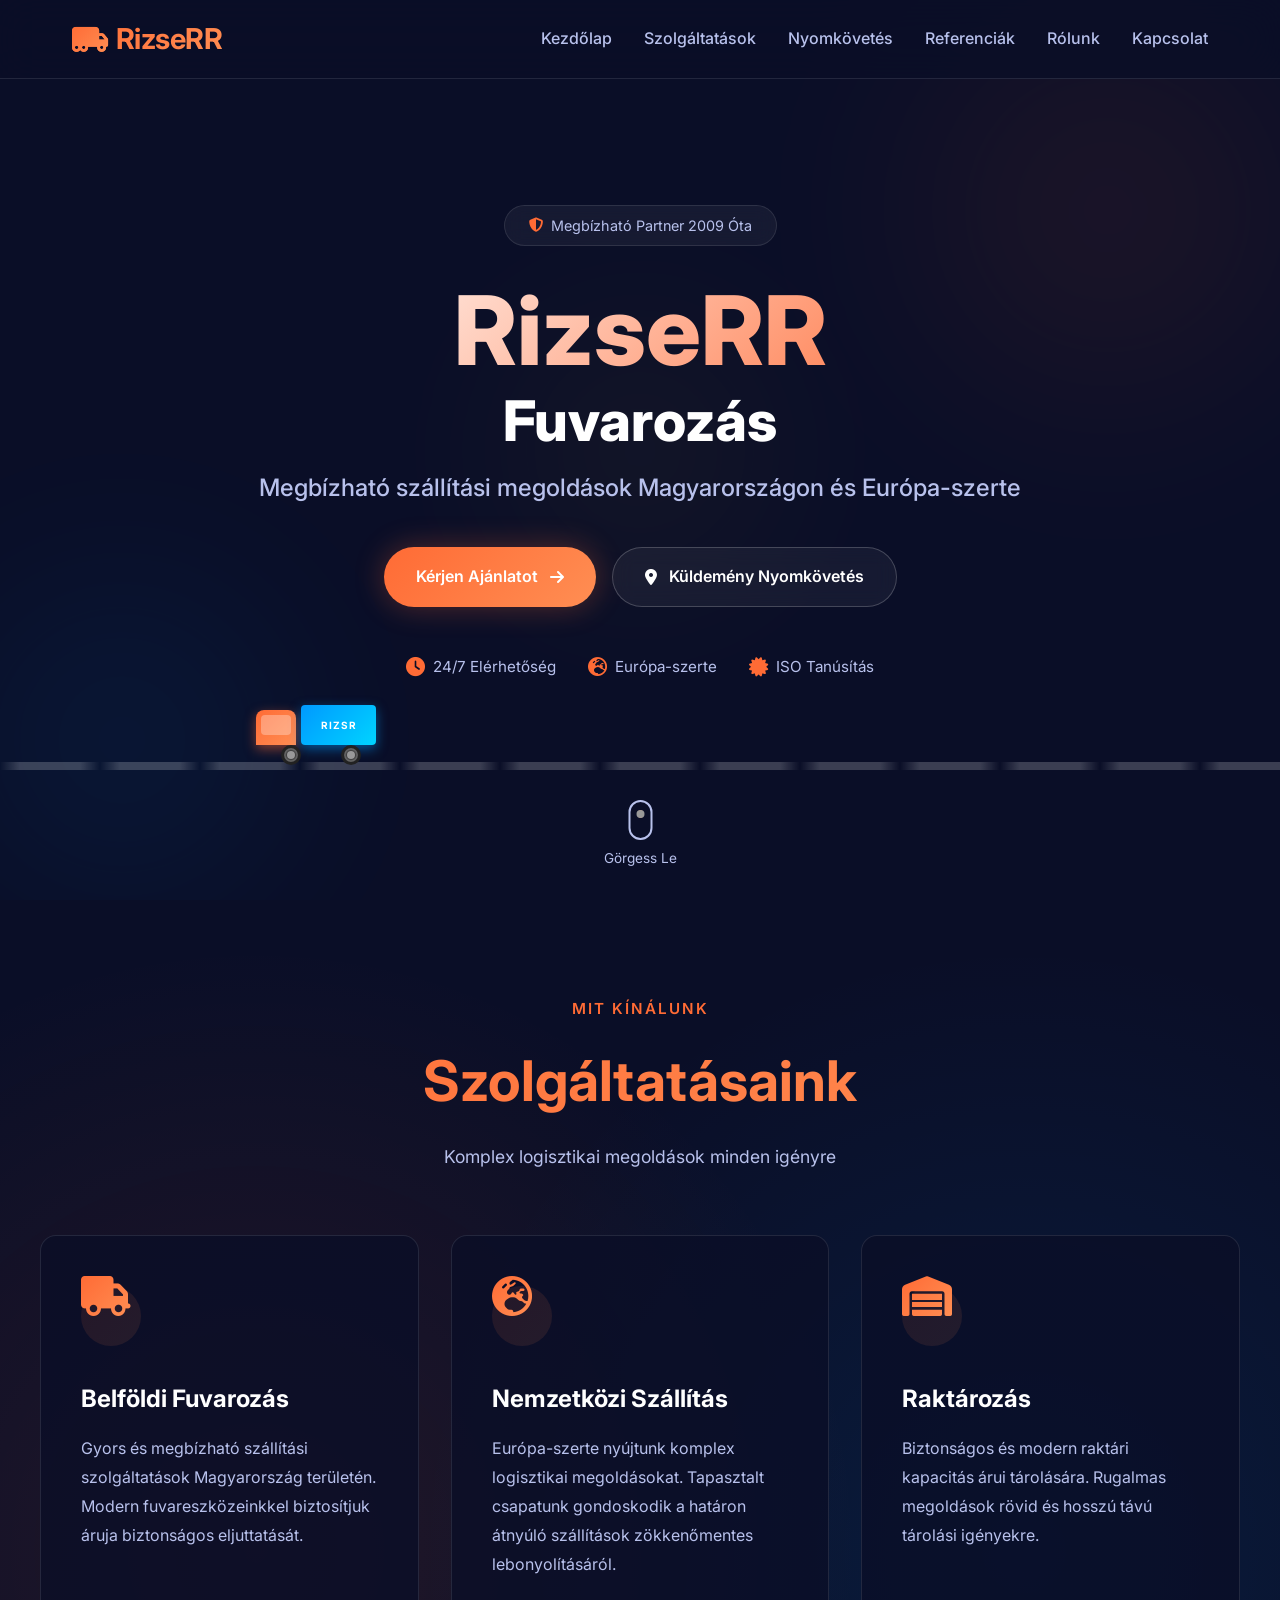
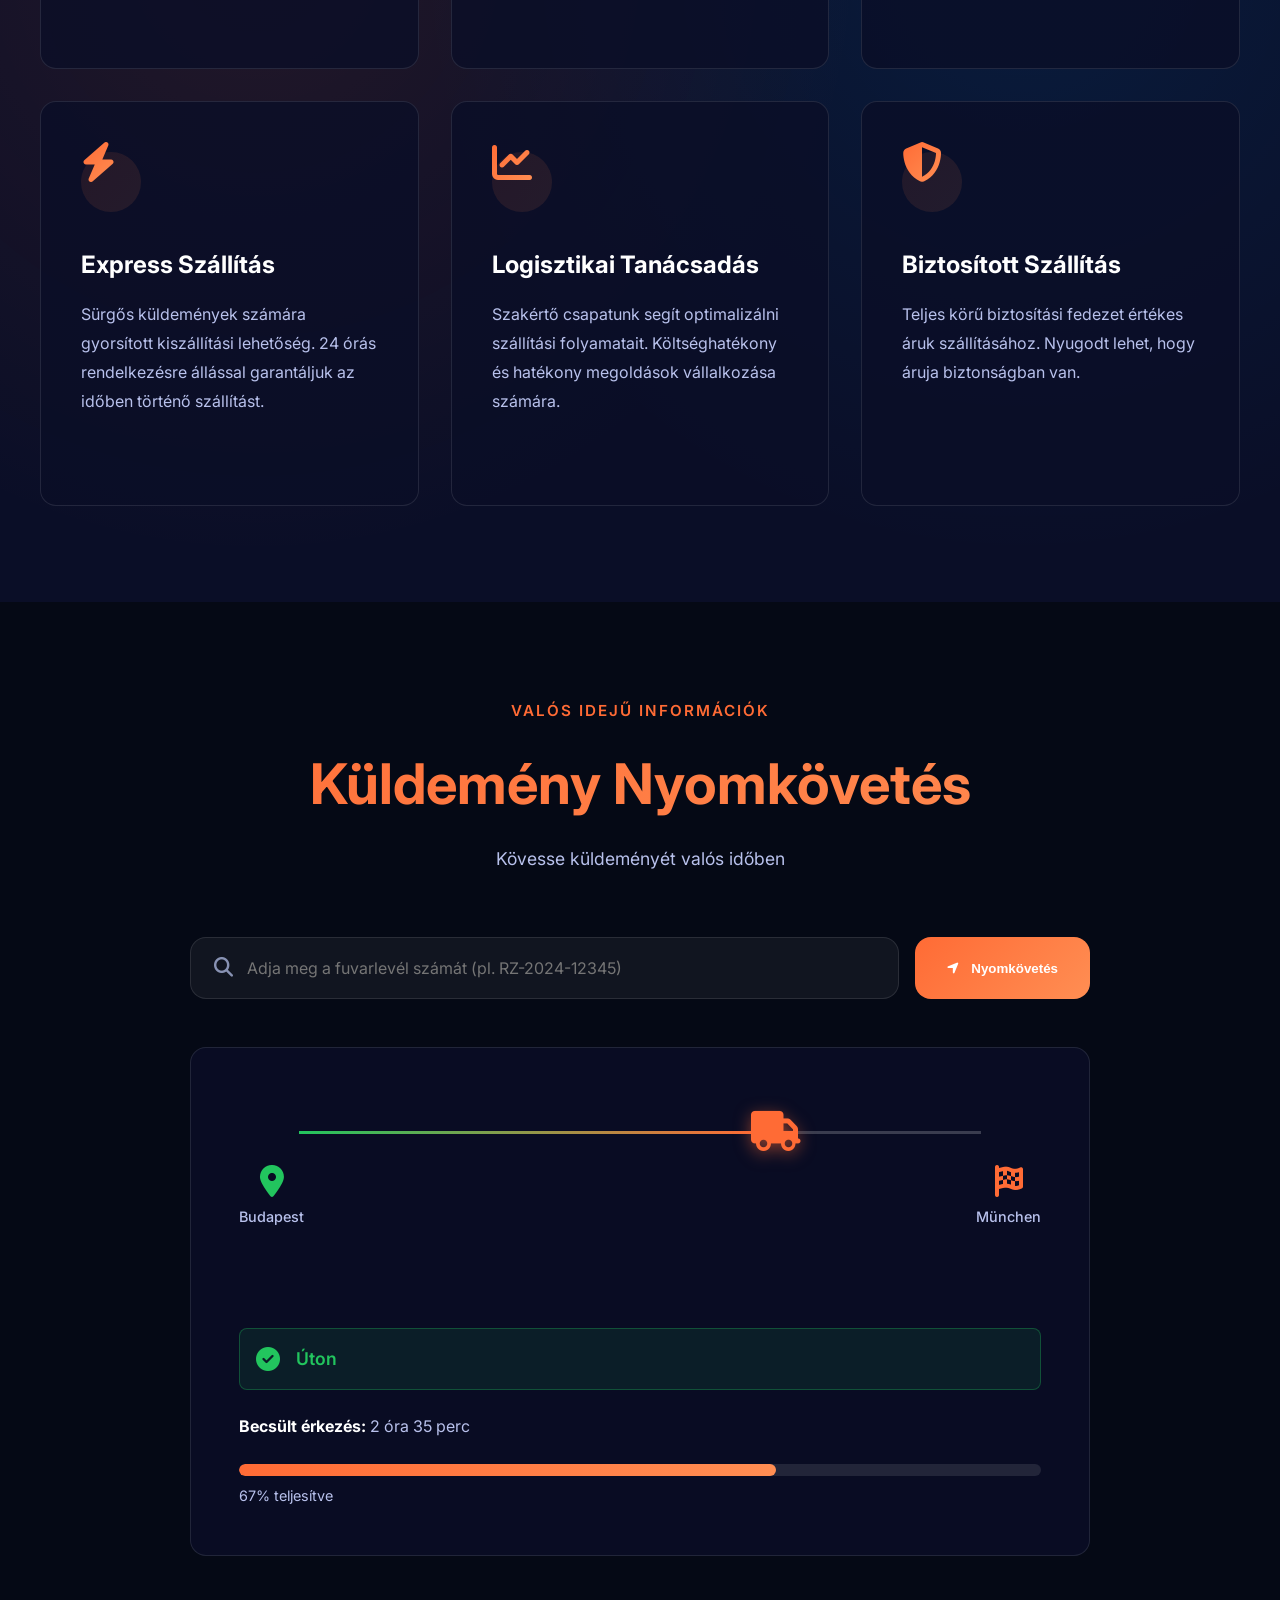
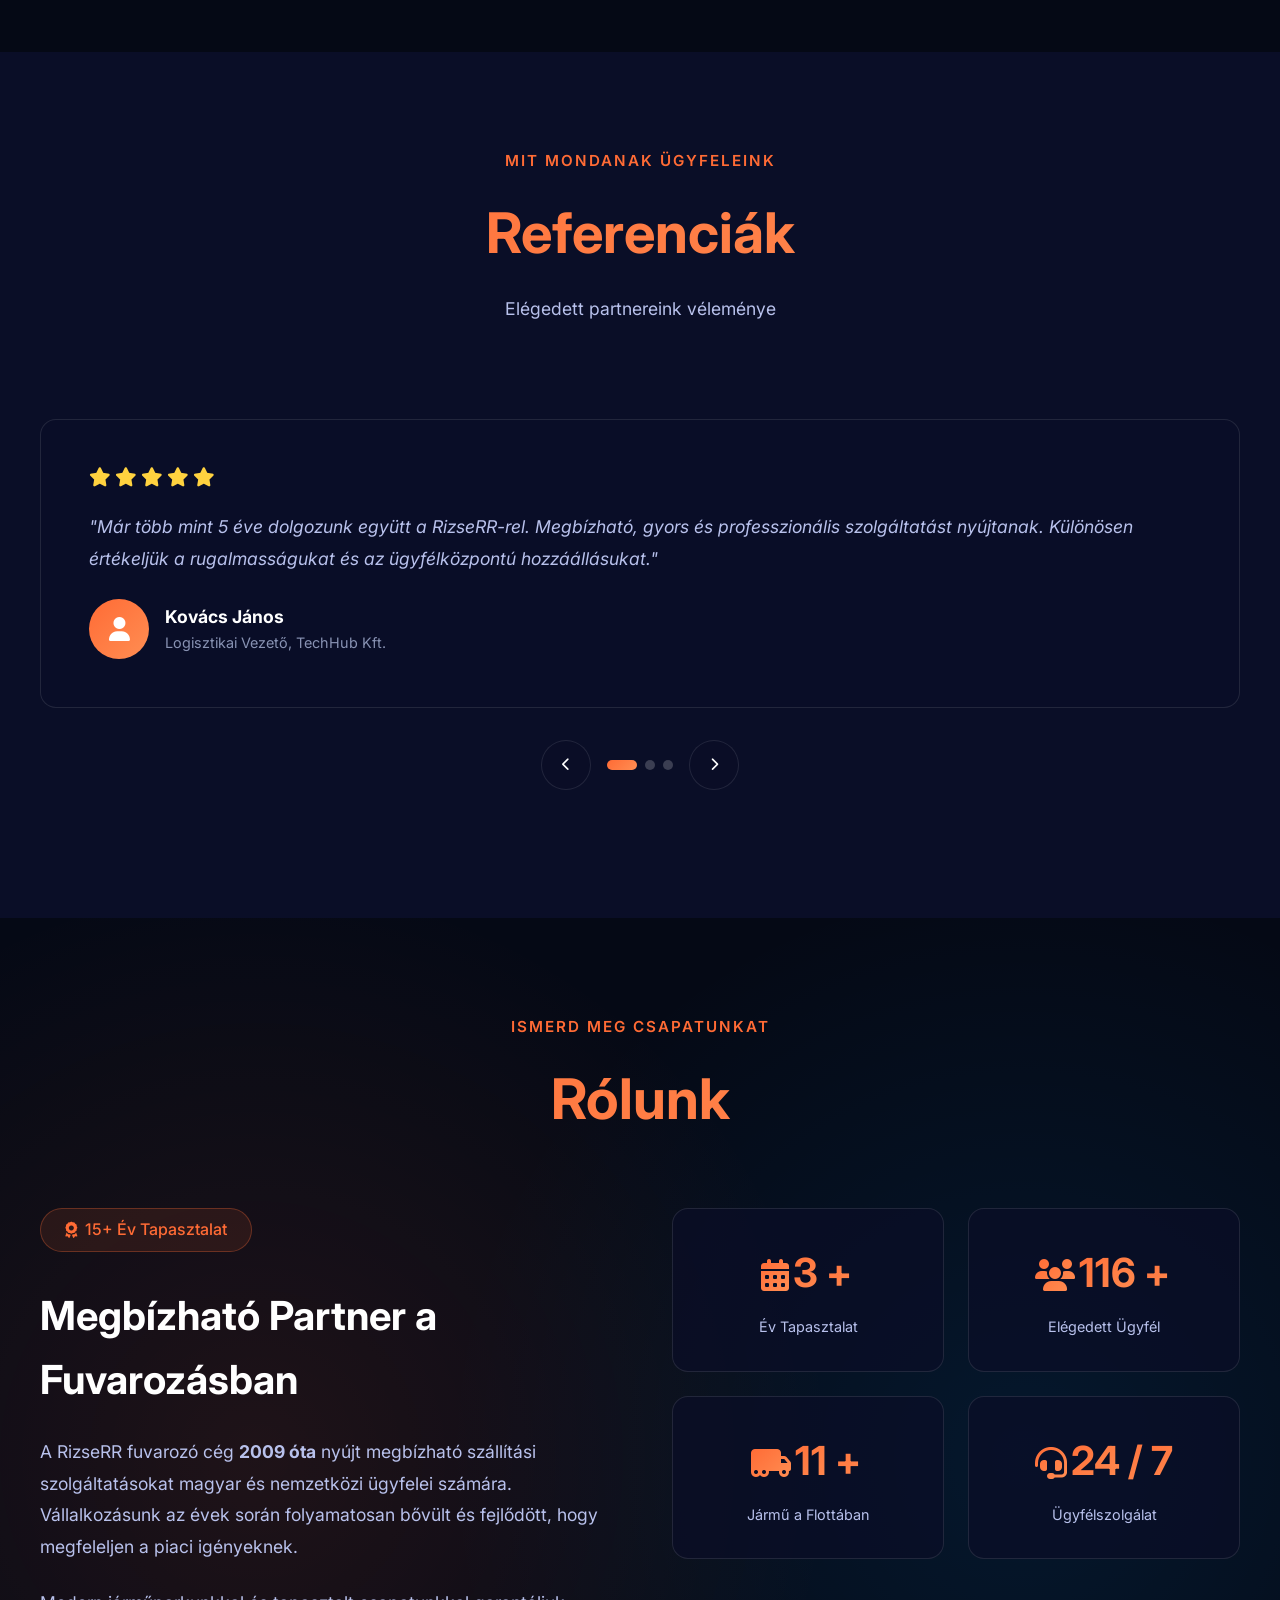
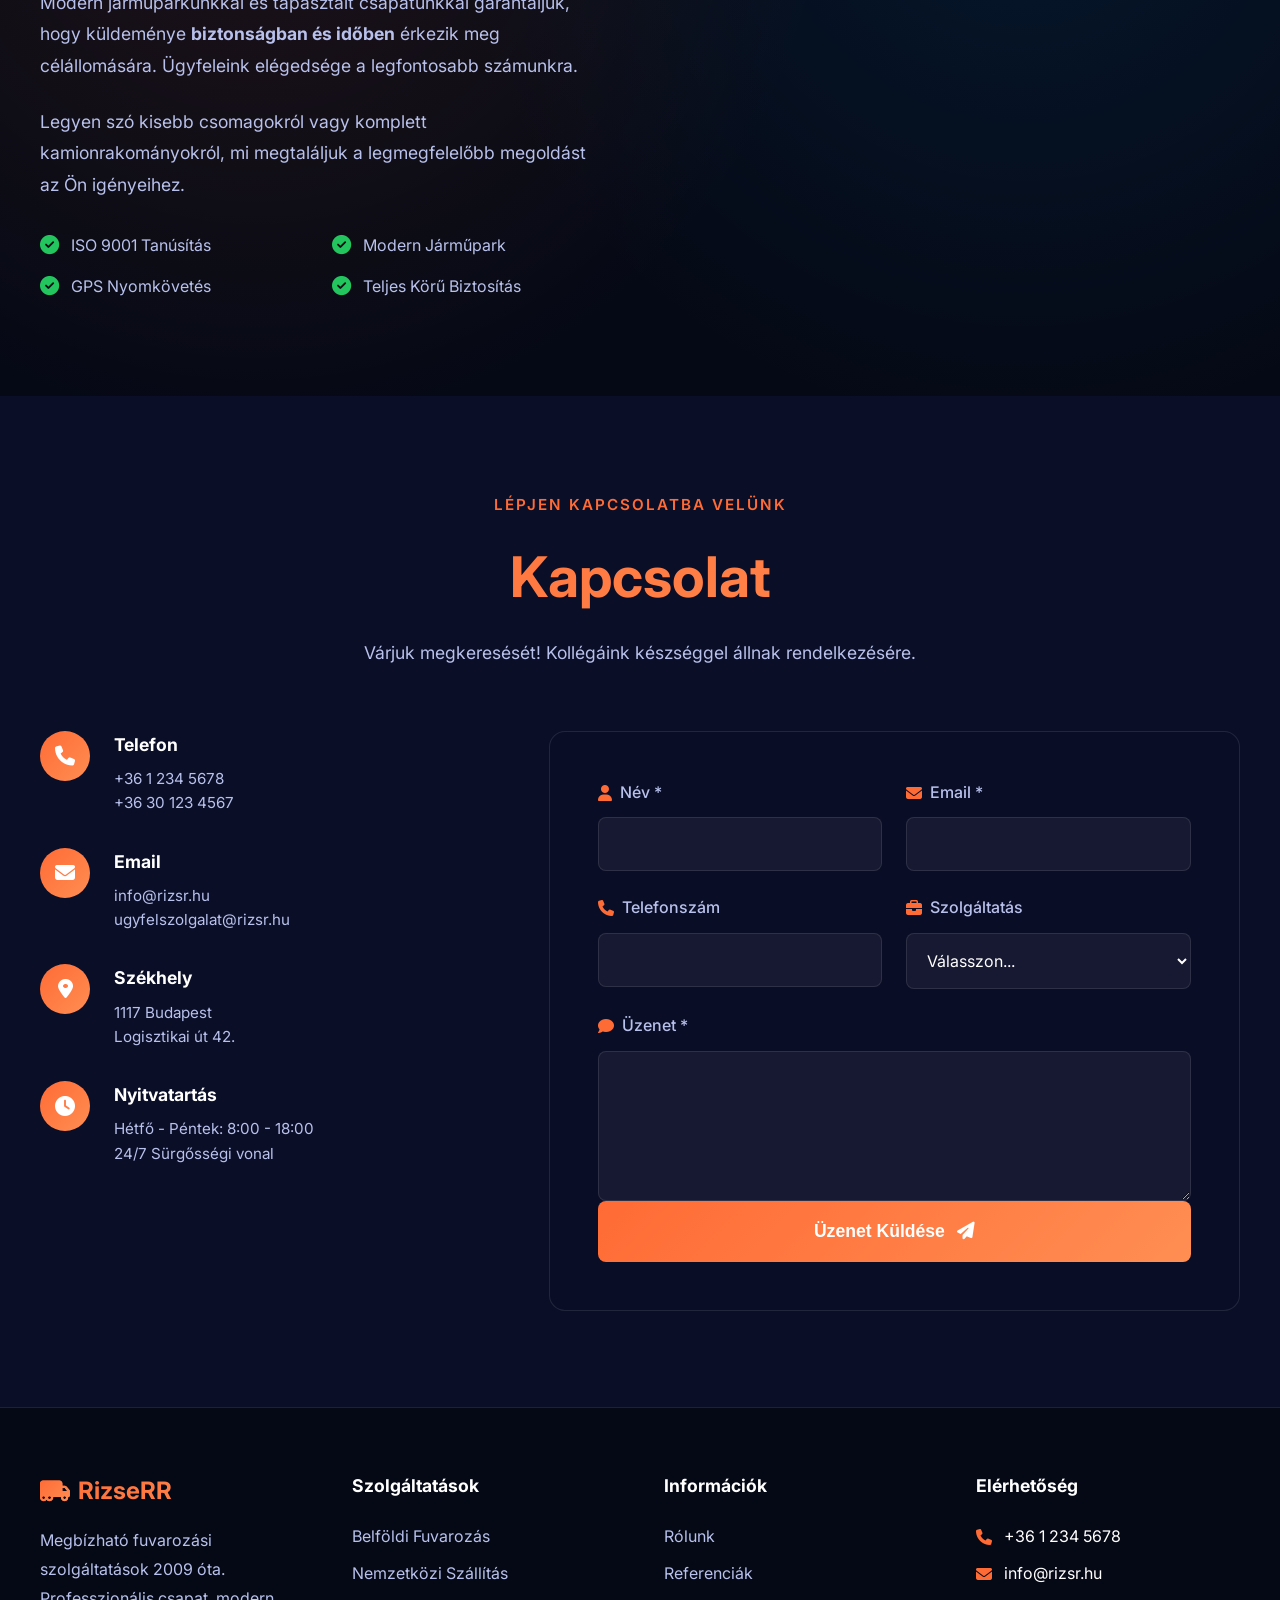
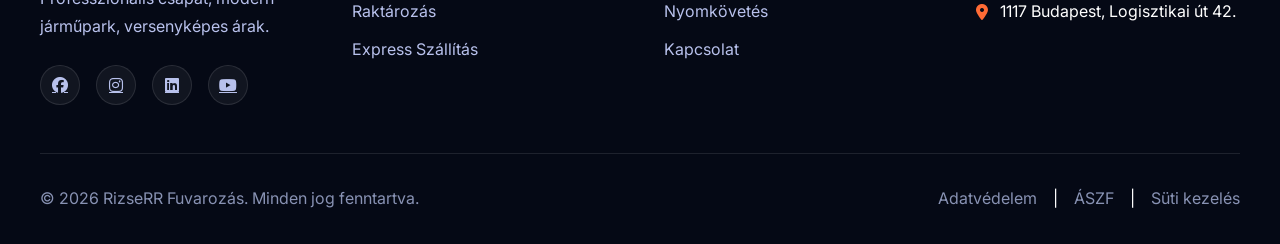
<file: Weboldal/index.html>
<!DOCTYPE html>
<html lang="hu">

<head>
    <meta charset="UTF-8">
    <meta name="viewport" content="width=device-width, initial-scale=1.0">
    <meta name="description"
        content="RizseRR - Professzionális fuvarozási és logisztikai szolgáltatások Magyarországon és nemzetközi szinten. Megbízható szállítás, modern járműpark, 24/7 ügyfélszolgálat.">
    <title>RizseRR - Fuvarozás és Logisztika | Gyors és Könnyű Verzió</title>
    <link rel="stylesheet" href="style.css">
    <link rel="preconnect" href="https://fonts.googleapis.com">
    <link rel="preconnect" href="https://fonts.gstatic.com" crossorigin>
    <link href="https://fonts.googleapis.com/css2?family=Inter:wght@400;500;600;700&display=swap" rel="stylesheet">
    <link rel="stylesheet" href="https://cdnjs.cloudflare.com/ajax/libs/font-awesome/6.4.0/css/all.min.css">
</head>

<body>
    <!-- Lightweight version - No particles background -->

    <!-- Navigation -->
    <nav class="navbar" id="navbar">
        <div class="nav-container">
            <div class="logo">
                <i class="fas fa-truck-moving"></i>
                <span>RizseRR</span>
            </div>
            <ul class="nav-links" id="navLinks">
                <li><a href="#home">Kezdőlap</a></li>
                <li><a href="#services">Szolgáltatások</a></li>
                <li><a href="#tracking">Nyomkövetés</a></li>
                <li><a href="#testimonials">Referenciák</a></li>
                <li><a href="#about">Rólunk</a></li>
                <li><a href="#contact">Kapcsolat</a></li>
            </ul>
            <button class="menu-toggle" id="menuToggle">
                <i class="fas fa-bars"></i>
            </button>
        </div>
    </nav>

    <!-- Hero Section with Animated Truck -->
    <section class="hero" id="home">
        <div class="hero-background">
            <div class="hero-shapes">
                <div class="shape shape-1"></div>
                <div class="shape shape-2"></div>
                <div class="shape shape-3"></div>
            </div>
        </div>

        <div class="hero-content">
            <div class="hero-badge fade-in">
                <i class="fas fa-shield-alt"></i>
                <span>Megbízható Partner 2009 Óta</span>
            </div>
            <h1 class="hero-title">
                <span class="gradient-text">RizseRR</span>
                <span class="subtitle">Fuvarozás</span>
            </h1>
            <p class="tagline">Megbízható szállítási megoldások Magyarországon és Európa-szerte</p>

            <div class="hero-cta">
                <a href="#contact" class="cta-button primary-cta">
                    <span>Kérjen Ajánlatot</span>
                    <i class="fas fa-arrow-right"></i>
                </a>
                <a href="#tracking" class="cta-button secondary-cta">
                    <i class="fas fa-map-marker-alt"></i>
                    <span>Küldemény Nyomkövetés</span>
                </a>
            </div>

            <div class="hero-features">
                <div class="hero-feature">
                    <i class="fas fa-clock"></i>
                    <span>24/7 Elérhetőség</span>
                </div>
                <div class="hero-feature">
                    <i class="fas fa-globe-europe"></i>
                    <span>Európa-szerte</span>
                </div>
                <div class="hero-feature">
                    <i class="fas fa-certificate"></i>
                    <span>ISO Tanúsítás</span>
                </div>
            </div>
        </div>

        <!-- Animated 3D Truck -->
        <div class="truck-animation">
            <div class="road"></div>
            <div class="truck">
                <div class="truck-cabin"></div>
                <div class="truck-container"></div>
                <div class="wheel wheel-front"></div>
                <div class="wheel wheel-back"></div>
            </div>
        </div>

        <div class="scroll-indicator">
            <div class="mouse">
                <div class="wheel"></div>
            </div>
            <p>Görgess Le</p>
        </div>
    </section>

    <!-- Services Section with Parallax -->
    <section class="services parallax-section" id="services">
        <div class="parallax-layer layer-back"></div>
        <div class="container">
            <div class="section-header fade-in">
                <span class="section-subtitle">Mit Kínálunk</span>
                <h2 class="section-title">Szolgáltatásaink</h2>
                <p class="section-description">Komplex logisztikai megoldások minden igényre</p>
            </div>

            <div class="services-grid">
                <div class="service-card fade-in" data-tilt>
                    <div class="service-icon-wrapper">
                        <i class="fas fa-truck service-icon"></i>
                        <div class="icon-bg"></div>
                    </div>
                    <h3>Belföldi Fuvarozás</h3>
                    <p>Gyors és megbízható szállítási szolgáltatások Magyarország területén. Modern fuvareszközeinkkel
                        biztosítjuk áruja biztonságos eljuttatását.</p>
                    <div class="service-link">
                        <span>Részletek</span>
                        <i class="fas fa-arrow-right"></i>
                    </div>
                </div>

                <div class="service-card fade-in" data-tilt>
                    <div class="service-icon-wrapper">
                        <i class="fas fa-globe-europe service-icon"></i>
                        <div class="icon-bg"></div>
                    </div>
                    <h3>Nemzetközi Szállítás</h3>
                    <p>Európa-szerte nyújtunk komplex logisztikai megoldásokat. Tapasztalt csapatunk gondoskodik a
                        határon átnyúló szállítások zökkenőmentes lebonyolításáról.</p>
                    <div class="service-link">
                        <span>Részletek</span>
                        <i class="fas fa-arrow-right"></i>
                    </div>
                </div>

                <div class="service-card fade-in" data-tilt>
                    <div class="service-icon-wrapper">
                        <i class="fas fa-warehouse service-icon"></i>
                        <div class="icon-bg"></div>
                    </div>
                    <h3>Raktározás</h3>
                    <p>Biztonságos és modern raktári kapacitás árui tárolására. Rugalmas megoldások rövid és hosszú távú
                        tárolási igényekre.</p>
                    <div class="service-link">
                        <span>Részletek</span>
                        <i class="fas fa-arrow-right"></i>
                    </div>
                </div>

                <div class="service-card fade-in" data-tilt>
                    <div class="service-icon-wrapper">
                        <i class="fas fa-bolt service-icon"></i>
                        <div class="icon-bg"></div>
                    </div>
                    <h3>Express Szállítás</h3>
                    <p>Sürgős küldemények számára gyorsított kiszállítási lehetőség. 24 órás rendelkezésre állással
                        garantáljuk az időben történő szállítást.</p>
                    <div class="service-link">
                        <span>Részletek</span>
                        <i class="fas fa-arrow-right"></i>
                    </div>
                </div>

                <div class="service-card fade-in" data-tilt>
                    <div class="service-icon-wrapper">
                        <i class="fas fa-chart-line service-icon"></i>
                        <div class="icon-bg"></div>
                    </div>
                    <h3>Logisztikai Tanácsadás</h3>
                    <p>Szakértő csapatunk segít optimalizálni szállítási folyamatait. Költséghatékony és hatékony
                        megoldások vállalkozása számára.</p>
                    <div class="service-link">
                        <span>Részletek</span>
                        <i class="fas fa-arrow-right"></i>
                    </div>
                </div>

                <div class="service-card fade-in" data-tilt>
                    <div class="service-icon-wrapper">
                        <i class="fas fa-shield-alt service-icon"></i>
                        <div class="icon-bg"></div>
                    </div>
                    <h3>Biztosított Szállítás</h3>
                    <p>Teljes körű biztosítási fedezet értékes áruk szállításához. Nyugodt lehet, hogy áruja
                        biztonságban van.</p>
                    <div class="service-link">
                        <span>Részletek</span>
                        <i class="fas fa-arrow-right"></i>
                    </div>
                </div>
            </div>
        </div>
    </section>

    <!-- Tracking Section -->
    <section class="tracking-section" id="tracking">
        <div class="container">
            <div class="section-header fade-in">
                <span class="section-subtitle">Valós Idejű Információk</span>
                <h2 class="section-title">Küldemény Nyomkövetés</h2>
                <p class="section-description">Kövesse küldeményét valós időben</p>
            </div>

            <div class="tracking-container fade-in">
                <div class="tracking-input-wrapper">
                    <i class="fas fa-search"></i>
                    <input type="text" id="trackingInput"
                        placeholder="Adja meg a fuvarlevél számát (pl. RZ-2024-12345)">
                    <button class="track-button" id="trackButton">
                        <i class="fas fa-location-arrow"></i>
                        <span>Nyomkövetés</span>
                    </button>
                </div>

                <div class="tracking-demo" id="trackingDemo">
                    <div class="demo-map">
                        <div class="map-marker start-marker">
                            <i class="fas fa-map-marker-alt"></i>
                            <span>Budapest</span>
                        </div>
                        <div class="route-line"></div>
                        <div class="truck-marker" id="truckMarker">
                            <i class="fas fa-truck"></i>
                        </div>
                        <div class="map-marker end-marker">
                            <i class="fas fa-flag-checkered"></i>
                            <span>München</span>
                        </div>
                    </div>

                    <div class="tracking-info">
                        <div class="tracking-status">
                            <i class="fas fa-check-circle"></i>
                            <span>Úton</span>
                        </div>
                        <div class="tracking-detail">
                            <strong>Becsült érkezés:</strong> 2 óra 35 perc
                        </div>
                        <div class="tracking-progress">
                            <div class="progress-bar">
                                <div class="progress-fill" id="progressFill"></div>
                            </div>
                            <span class="progress-text">67% teljesítve</span>
                        </div>
                    </div>
                </div>
            </div>
        </div>
    </section>

    <!-- Testimonials Section -->
    <section class="testimonials-section" id="testimonials">
        <div class="container">
            <div class="section-header fade-in">
                <span class="section-subtitle">Mit Mondanak Ügyfeleink</span>
                <h2 class="section-title">Referenciák</h2>
                <p class="section-description">Elégedett partnereink véleménye</p>
            </div>

            <div class="testimonials-carousel fade-in">
                <div class="testimonial-track" id="testimonialTrack">
                    <div class="testimonial-card">
                        <div class="testimonial-stars">
                            <i class="fas fa-star"></i>
                            <i class="fas fa-star"></i>
                            <i class="fas fa-star"></i>
                            <i class="fas fa-star"></i>
                            <i class="fas fa-star"></i>
                        </div>
                        <p class="testimonial-text">"Már több mint 5 éve dolgozunk együtt a RizseRR-rel. Megbízható, gyors
                            és professzionális szolgáltatást nyújtanak. Különösen értékeljük a rugalmasságukat és az
                            ügyfélközpontú hozzáállásukat."</p>
                        <div class="testimonial-author">
                            <div class="author-avatar">
                                <i class="fas fa-user"></i>
                            </div>
                            <div class="author-info">
                                <strong>Kovács János</strong>
                                <span>Logisztikai Vezető, TechHub Kft.</span>
                            </div>
                        </div>
                    </div>

                    <div class="testimonial-card">
                        <div class="testimonial-stars">
                            <i class="fas fa-star"></i>
                            <i class="fas fa-star"></i>
                            <i class="fas fa-star"></i>
                            <i class="fas fa-star"></i>
                            <i class="fas fa-star"></i>
                        </div>
                        <p class="testimonial-text">"Nemzetközi szállításaink esetén mindig a RizseRR-re számítunk. Pontos
                            határidők, biztonságos szállítás és versenyképes árak. Csak ajánlani tudom őket!"</p>
                        <div class="testimonial-author">
                            <div class="author-avatar">
                                <i class="fas fa-user"></i>
                            </div>
                            <div class="author-info">
                                <strong>Nagy Éva</strong>
                                <span>Üzletfejlesztési Igazgató, GlobalTrade Zrt.</span>
                            </div>
                        </div>
                    </div>

                    <div class="testimonial-card">
                        <div class="testimonial-stars">
                            <i class="fas fa-star"></i>
                            <i class="fas fa-star"></i>
                            <i class="fas fa-star"></i>
                            <i class="fas fa-star"></i>
                            <i class="fas fa-star"></i>
                        </div>
                        <p class="testimonial-text">"A 24/7 ügyfélszolgálat és a valós idejű nyomkövetési rendszer
                            óriási segítség a munkánkban. Modern, megbízható partner, aki érti az üzleti igényeinket."
                        </p>
                        <div class="testimonial-author">
                            <div class="author-avatar">
                                <i class="fas fa-user"></i>
                            </div>
                            <div class="author-info">
                                <strong>Szabó Péter</strong>
                                <span>Ügyvezető, FastDelivery Bt.</span>
                            </div>
                        </div>
                    </div>
                </div>

                <div class="testimonial-controls">
                    <button class="testimonial-btn prev-btn" id="prevBtn">
                        <i class="fas fa-chevron-left"></i>
                    </button>
                    <div class="testimonial-dots" id="testimonialDots"></div>
                    <button class="testimonial-btn next-btn" id="nextBtn">
                        <i class="fas fa-chevron-right"></i>
                    </button>
                </div>
            </div>
        </div>
    </section>

    <!-- About Section -->
    <section class="about parallax-section" id="about">
        <div class="parallax-layer layer-back"></div>
        <div class="container">
            <div class="section-header fade-in">
                <span class="section-subtitle">Ismerd Meg Csapatunkat</span>
                <h2 class="section-title">Rólunk</h2>
            </div>

            <div class="about-content">
                <div class="about-text fade-in">
                    <div class="about-badge">
                        <i class="fas fa-award"></i>
                        <span>15+ Év Tapasztalat</span>
                    </div>
                    <h3>Megbízható Partner a Fuvarozásban</h3>
                    <p>A RizseRR fuvarozó cég <strong>2009 óta</strong> nyújt megbízható szállítási szolgáltatásokat
                        magyar és nemzetközi
                        ügyfelei számára. Vállalkozásunk az évek során folyamatosan bővült és fejlődött, hogy
                        megfeleljen
                        a piaci igényeknek.</p>
                    <p>Modern járműparkunkkal és tapasztalt csapatunkkal garantáljuk, hogy küldeménye
                        <strong>biztonságban és
                            időben</strong> érkezik meg célállomására. Ügyfeleink elégedsége a legfontosabb számunkra.
                    </p>
                    <p>Legyen szó kisebb csomagokról vagy komplett kamionrakományokról, mi megtaláljuk a legmegfelelőbb
                        megoldást az Ön igényeihez.</p>

                    <div class="about-features">
                        <div class="about-feature-item">
                            <i class="fas fa-check-circle"></i>
                            <span>ISO 9001 Tanúsítás</span>
                        </div>
                        <div class="about-feature-item">
                            <i class="fas fa-check-circle"></i>
                            <span>Modern Járműpark</span>
                        </div>
                        <div class="about-feature-item">
                            <i class="fas fa-check-circle"></i>
                            <span>GPS Nyomkövetés</span>
                        </div>
                        <div class="about-feature-item">
                            <i class="fas fa-check-circle"></i>
                            <span>Teljes Körű Biztosítás</span>
                        </div>
                    </div>
                </div>

                <div class="stats fade-in">
                    <div class="stat-item">
                        <i class="fas fa-calendar-alt stat-icon"></i>
                        <span class="stat-number" data-target="15">0</span>
                        <span class="stat-plus">+</span>
                        <span class="stat-label">Év Tapasztalat</span>
                    </div>
                    <div class="stat-item">
                        <i class="fas fa-users stat-icon"></i>
                        <span class="stat-number" data-target="500">0</span>
                        <span class="stat-plus">+</span>
                        <span class="stat-label">Elégedett Ügyfél</span>
                    </div>
                    <div class="stat-item">
                        <i class="fas fa-truck-moving stat-icon"></i>
                        <span class="stat-number" data-target="50">0</span>
                        <span class="stat-plus">+</span>
                        <span class="stat-label">Jármű a Flottában</span>
                    </div>
                    <div class="stat-item">
                        <i class="fas fa-headset stat-icon"></i>
                        <span class="stat-number">24</span>
                        <span class="stat-separator">/</span>
                        <span class="stat-number">7</span>
                        <span class="stat-label">Ügyfélszolgálat</span>
                    </div>
                </div>
            </div>
        </div>
    </section>

    <!-- Contact Section -->
    <section class="contact" id="contact">
        <div class="container">
            <div class="section-header fade-in">
                <span class="section-subtitle">Lépjen Kapcsolatba Velünk</span>
                <h2 class="section-title">Kapcsolat</h2>
                <p class="section-description">Várjuk megkeresését! Kollégáink készséggel állnak rendelkezésére.</p>
            </div>

            <div class="contact-wrapper">
                <div class="contact-info fade-in">
                    <div class="contact-info-item">
                        <div class="contact-icon">
                            <i class="fas fa-phone"></i>
                        </div>
                        <div class="contact-detail">
                            <h4>Telefon</h4>
                            <p>+36 1 234 5678</p>
                            <p>+36 30 123 4567</p>
                        </div>
                    </div>

                    <div class="contact-info-item">
                        <div class="contact-icon">
                            <i class="fas fa-envelope"></i>
                        </div>
                        <div class="contact-detail">
                            <h4>Email</h4>
                            <p>info@rizsr.hu</p>
                            <p>ugyfelszolgalat@rizsr.hu</p>
                        </div>
                    </div>

                    <div class="contact-info-item">
                        <div class="contact-icon">
                            <i class="fas fa-map-marker-alt"></i>
                        </div>
                        <div class="contact-detail">
                            <h4>Székhely</h4>
                            <p>1117 Budapest</p>
                            <p>Logisztikai út 42.</p>
                        </div>
                    </div>

                    <div class="contact-info-item">
                        <div class="contact-icon">
                            <i class="fas fa-clock"></i>
                        </div>
                        <div class="contact-detail">
                            <h4>Nyitvatartás</h4>
                            <p>Hétfő - Péntek: 8:00 - 18:00</p>
                            <p>24/7 Sürgősségi vonal</p>
                        </div>
                    </div>
                </div>

                <form class="contact-form fade-in" id="contactForm">
                    <div class="form-row">
                        <div class="form-group">
                            <label for="name">
                                <i class="fas fa-user"></i>
                                Név *
                            </label>
                            <input type="text" id="name" name="name" required>
                        </div>
                        <div class="form-group">
                            <label for="email">
                                <i class="fas fa-envelope"></i>
                                Email *
                            </label>
                            <input type="email" id="email" name="email" required>
                        </div>
                    </div>

                    <div class="form-row">
                        <div class="form-group">
                            <label for="phone">
                                <i class="fas fa-phone"></i>
                                Telefonszám
                            </label>
                            <input type="tel" id="phone" name="phone">
                        </div>
                        <div class="form-group">
                            <label for="service">
                                <i class="fas fa-briefcase"></i>
                                Szolgáltatás
                            </label>
                            <select id="service" name="service">
                                <option value="">Válasszon...</option>
                                <option value="domestic">Belföldi Fuvarozás</option>
                                <option value="international">Nemzetközi Szállítás</option>
                                <option value="warehouse">Raktározás</option>
                                <option value="express">Express Szállítás</option>
                                <option value="other">Egyéb</option>
                            </select>
                        </div>
                    </div>

                    <div class="form-group">
                        <label for="message">
                            <i class="fas fa-comment"></i>
                            Üzenet *
                        </label>
                        <textarea id="message" name="message" required></textarea>
                    </div>

                    <button type="submit" class="submit-btn">
                        <span>Üzenet Küldése</span>
                        <i class="fas fa-paper-plane"></i>
                    </button>
                    <div class="form-message" id="formMessage"></div>
                </form>
            </div>
        </div>
    </section>

    <!-- Footer -->
    <footer class="footer">
        <div class="container">
            <div class="footer-content">
                <div class="footer-column">
                    <div class="footer-logo">
                        <i class="fas fa-truck-moving"></i>
                        <span>RizseRR</span>
                    </div>
                    <p>Megbízható fuvarozási szolgáltatások 2009 óta. Professzionális csapat, modern járműpark,
                        versenyképes árak.</p>
                    <div class="social-links">
                        <a href="#"><i class="fab fa-facebook"></i></a>
                        <a href="#"><i class="fab fa-instagram"></i></a>
                        <a href="#"><i class="fab fa-linkedin"></i></a>
                        <a href="#"><i class="fab fa-youtube"></i></a>
                    </div>
                </div>

                <div class="footer-column">
                    <h4>Szolgáltatások</h4>
                    <ul>
                        <li><a href="#services">Belföldi Fuvarozás</a></li>
                        <li><a href="#services">Nemzetközi Szállítás</a></li>
                        <li><a href="#services">Raktározás</a></li>
                        <li><a href="#services">Express Szállítás</a></li>
                    </ul>
                </div>

                <div class="footer-column">
                    <h4>Információk</h4>
                    <ul>
                        <li><a href="#about">Rólunk</a></li>
                        <li><a href="#testimonials">Referenciák</a></li>
                        <li><a href="#tracking">Nyomkövetés</a></li>
                        <li><a href="#contact">Kapcsolat</a></li>
                    </ul>
                </div>

                <div class="footer-column">
                    <h4>Elérhetőség</h4>
                    <ul class="contact-list">
                        <li>
                            <i class="fas fa-phone"></i>
                            <span>+36 1 234 5678</span>
                        </li>
                        <li>
                            <i class="fas fa-envelope"></i>
                            <span>info@rizsr.hu</span>
                        </li>
                        <li>
                            <i class="fas fa-map-marker-alt"></i>
                            <span>1117 Budapest, Logisztikai út 42.</span>
                        </li>
                    </ul>
                </div>
            </div>

            <div class="footer-bottom">
                <p>&copy; <span id="year">2026</span> RizseRR Fuvarozás. Minden jog fenntartva.</p>
                <div class="footer-links">
                    <a href="#">Adatvédelem</a>
                    <span>|</span>
                    <a href="#">ÁSZF</a>
                    <span>|</span>
                    <a href="#">Süti kezelés</a>
                </div>
            </div>
        </div>
    </footer>

    <!-- Back to Top Button -->
    <button class="back-to-top" id="backToTop">
        <i class="fas fa-arrow-up"></i>
    </button>

    <!-- Lightweight JavaScript - No Particles.js -->
    <script src="script.js"></script>
</body>

</html>
</file>
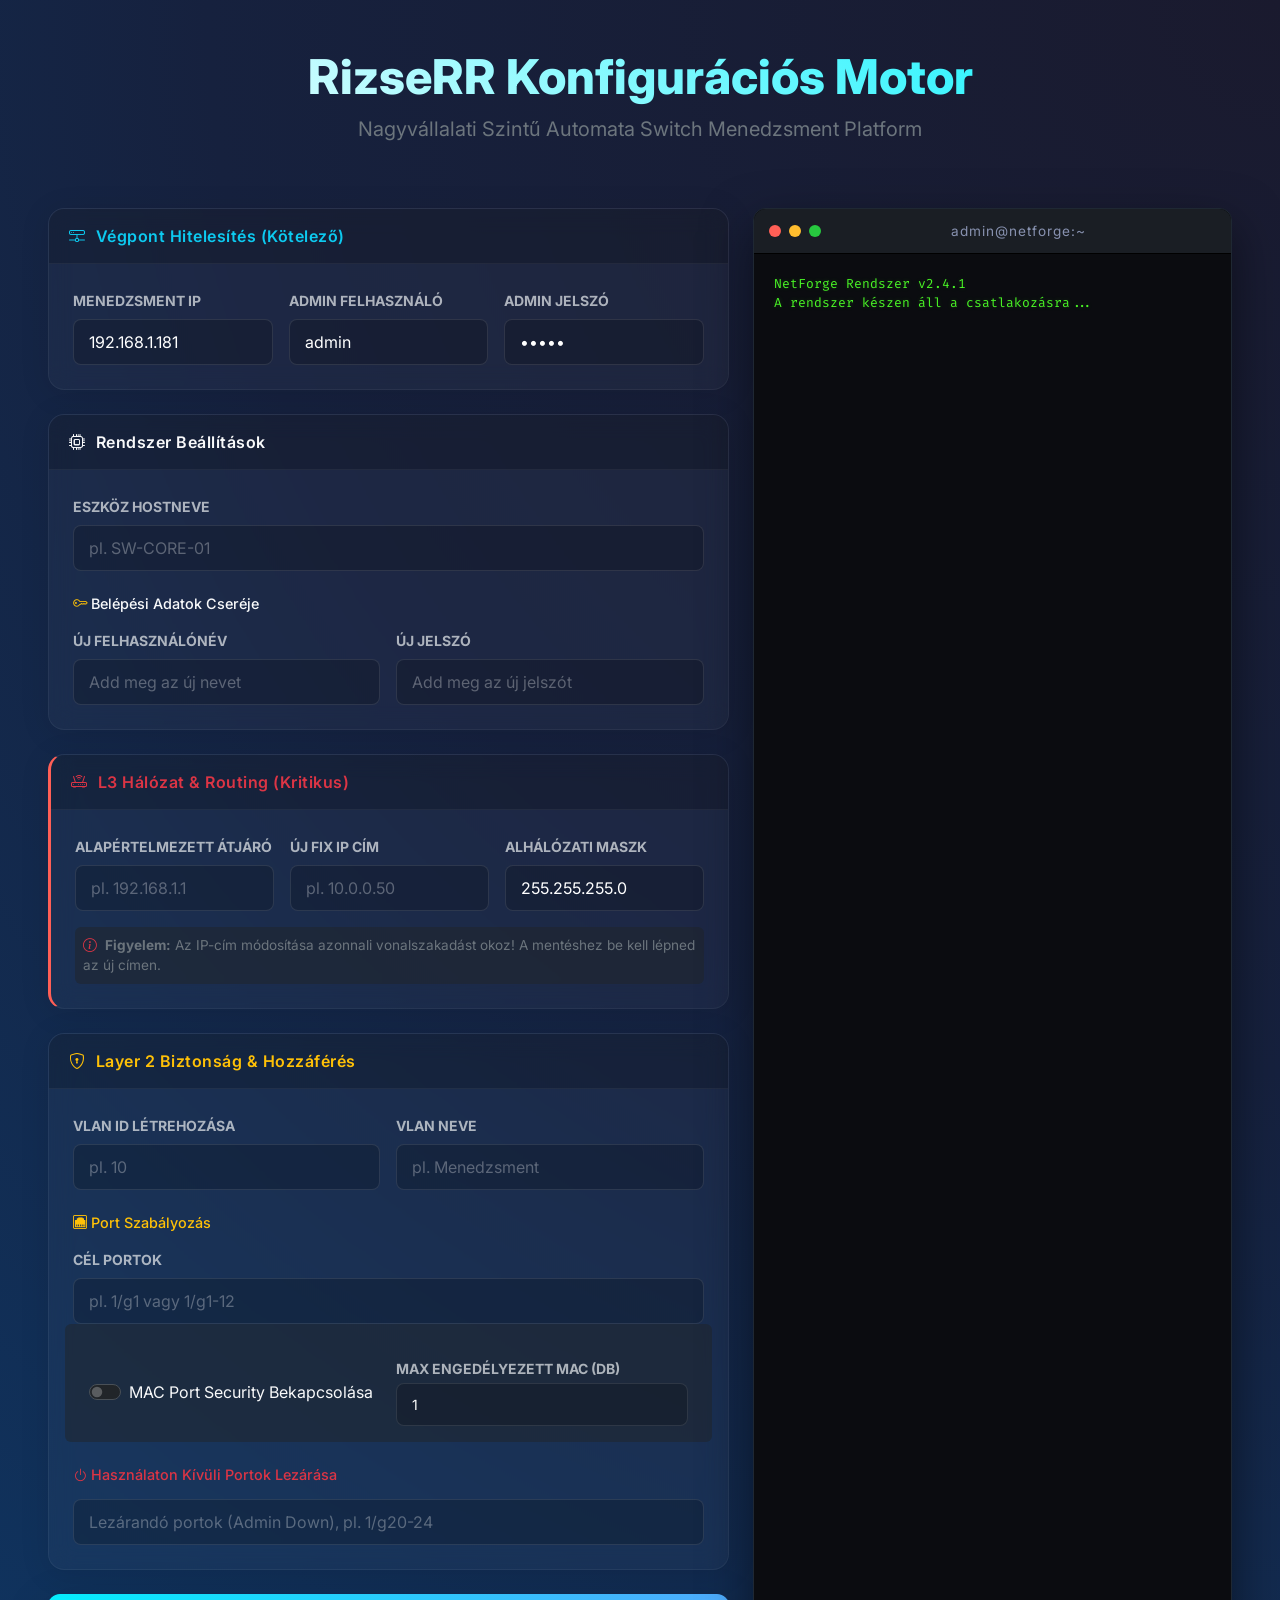
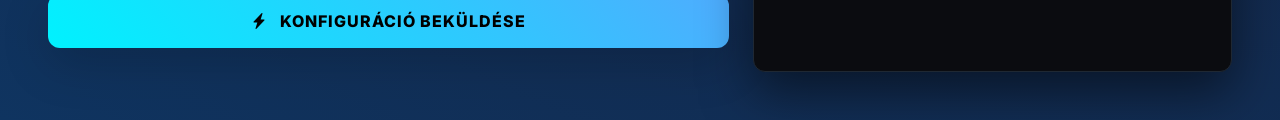
<file: Automataizálás/templates/index.html>
<!DOCTYPE html>
<html lang="hu" data-bs-theme="dark">
<head>
    <meta charset="UTF-8">
    <meta name="viewport" content="width=device-width, initial-scale=1.0">
    <title>NetForge | Automata Switch Konfigurátor</title>
    
    <link href="https://fonts.googleapis.com/css2?family=Fira+Code:wght@400;500&family=Inter:wght@300;400;600;800&display=swap" rel="stylesheet">
    
    <link href="https://cdn.jsdelivr.net/npm/bootstrap@5.3.0/dist/css/bootstrap.min.css" rel="stylesheet">
    <link rel="stylesheet" href="https://cdn.jsdelivr.net/npm/bootstrap-icons@1.11.1/font/bootstrap-icons.css">
    
    <style>
        :root {
            --primary-glow: #00f2fe;
            --secondary-glow: #4facfe;
            --terminal-green: #4af626;
        }

        body {
            font-family: 'Inter', sans-serif;
            background: radial-gradient(circle at top right, #1a1a2e, #16213e, #0f3460);
            color: #e1e1e1;
            min-height: 100vh;
            overflow-x: hidden;
        }

        /* Üveghatású kártyák */
        .glass-card {
            background: rgba(255, 255, 255, 0.03);
            backdrop-filter: blur(12px);
            -webkit-backdrop-filter: blur(12px);
            border: 1px solid rgba(255, 255, 255, 0.05);
            border-radius: 16px;
            box-shadow: 0 4px 30px rgba(0, 0, 0, 0.1);
            transition: transform 0.3s ease, box-shadow 0.3s ease;
            margin-bottom: 1.5rem;
            overflow: hidden;
        }

        .glass-card:hover {
            box-shadow: 0 8px 32px rgba(0, 0, 0, 0.3);
            border: 1px solid rgba(255, 255, 255, 0.1);
        }

        .card-header-custom {
            background: rgba(0, 0, 0, 0.2);
            padding: 15px 20px;
            font-weight: 600;
            letter-spacing: 0.5px;
            border-bottom: 1px solid rgba(255, 255, 255, 0.05);
            display: flex;
            align-items: center;
            gap: 10px;
        }

        /* Űrlapok */
        .form-control, .form-select {
            background: rgba(0, 0, 0, 0.2) !important;
            border: 1px solid rgba(255, 255, 255, 0.1) !important;
            color: #fff !important;
            border-radius: 8px;
            padding: 10px 15px;
        }

        .form-control:focus, .form-select:focus {
            box-shadow: 0 0 0 0.25rem rgba(0, 242, 254, 0.15) !important;
            border-color: var(--primary-glow) !important;
        }

        .form-control::placeholder {
            color: rgba(255, 255, 255, 0.3);
        }

        /* Profi Terminál ablak */
        .terminal-window {
            background: #0b0c10;
            border-radius: 12px;
            border: 1px solid #1f2833;
            box-shadow: 0 20px 50px rgba(0,0,0,0.5);
            height: 100%;
            display: flex;
            flex-direction: column;
        }

        .terminal-header {
            background: #1a1e24;
            padding: 12px 15px;
            border-radius: 12px 12px 0 0;
            display: flex;
            align-items: center;
            border-bottom: 1px solid #000;
        }

        .window-dots {
            display: flex;
            gap: 8px;
        }

        .dot { width: 12px; height: 12px; border-radius: 50%; }
        .dot-red { background: #ff5f56; }
        .dot-yellow { background: #ffbd2e; }
        .dot-green { background: #27c93f; }

        .terminal-title {
            margin: 0 auto;
            color: #8892b0;
            font-size: 0.85rem;
            font-family: 'Inter', sans-serif;
            letter-spacing: 1px;
        }

        .log-box {
            font-family: 'Fira Code', monospace;
            font-size: 13px;
            color: var(--terminal-green);
            padding: 20px;
            flex-grow: 1;
            overflow-y: auto;
            height: 650px;
            line-height: 1.5;
            text-shadow: 0 0 5px rgba(74, 246, 38, 0.2);
        }

        ::-webkit-scrollbar { width: 8px; }
        ::-webkit-scrollbar-track { background: rgba(0,0,0,0.2); }
        ::-webkit-scrollbar-thumb { background: rgba(255,255,255,0.2); border-radius: 4px; }
        ::-webkit-scrollbar-thumb:hover { background: var(--primary-glow); }

        /* Akció gomb */
        .btn-cyber {
            background: linear-gradient(45deg, var(--primary-glow) 0%, var(--secondary-glow) 100%);
            border: none;
            color: #000;
            font-weight: 800;
            letter-spacing: 1px;
            padding: 15px;
            border-radius: 12px;
            text-transform: uppercase;
            transition: all 0.3s ease;
        }

        .btn-cyber:hover {
            transform: translateY(-2px);
            box-shadow: 0 8px 25px rgba(0, 242, 254, 0.4);
            color: #fff;
        }

        .btn-cyber:disabled {
            background: #333;
            color: #666;
            box-shadow: none;
            transform: none;
        }

        .hero-title {
           font-weight: 800;
            background: linear-gradient(45deg, #fff, var(--primary-glow));
            -webkit-background-clip: text;
            background-clip: text; /* Ezt hiányolta a drága */
            -webkit-text-fill-color: transparent;
            color: transparent; /* Ez pedig a szabványos tartalék */
        }
    </style>
</head>
<body class="py-5">
    <div class="container-fluid px-4 px-xl-5">
        
        <div class="row mb-5">
            <div class="col-12 text-center">
                <h1 class="display-5 hero-title mb-2">RizseRR Konfigurációs Motor</h1>
                <p class="text-secondary fs-5">Nagyvállalati Szintű Automata Switch Menedzsment Platform</p>
            </div>
        </div>
        
        <div class="row g-4">
            <div class="col-lg-7">
                <form id="configForm">
                    
                    <div class="glass-card">
                        <div class="card-header-custom text-info">
                            <i class="bi bi-hdd-network"></i> Végpont Hitelesítés (Kötelező)
                        </div>
                        <div class="card-body p-4">
                            <div class="row g-3">
                                <div class="col-md-4">
                                    <label class="form-label small text-muted text-uppercase fw-bold">Menedzsment IP</label>
                                    <input type="text" class="form-control" id="ip" value="192.168.1.181" required>
                                </div>
                                <div class="col-md-4">
                                    <label class="form-label small text-muted text-uppercase fw-bold">Admin Felhasználó</label>
                                    <input type="text" class="form-control" id="username" value="admin" required>
                                </div>
                                <div class="col-md-4">
                                    <label class="form-label small text-muted text-uppercase fw-bold">Admin Jelszó</label>
                                    <input type="password" class="form-control" id="password" value="admin" required>
                                </div>
                            </div>
                        </div>
                    </div>

                    <div class="glass-card">
                        <div class="card-header-custom text-light">
                            <i class="bi bi-cpu"></i> Rendszer Beállítások
                        </div>
                        <div class="card-body p-4">
                            <div class="mb-4">
                                <label class="form-label small text-muted text-uppercase fw-bold">Eszköz Hostneve</label>
                                <input type="text" class="form-control" id="hostname" placeholder="pl. SW-CORE-01">
                            </div>
                            
                            <h6 class="text-light mb-3 mt-4" style="font-size: 0.9rem;"><i class="bi bi-key text-warning"></i> Belépési Adatok Cseréje</h6>
                            <div class="row g-3">
                                <div class="col-md-6">
                                    <label class="form-label small text-muted text-uppercase fw-bold">Új Felhasználónév</label>
                                    <input type="text" class="form-control" id="newUsername" placeholder="Add meg az új nevet">
                                </div>
                                <div class="col-md-6">
                                    <label class="form-label small text-muted text-uppercase fw-bold">Új Jelszó</label>
                                    <input type="password" class="form-control" id="newPassword" placeholder="Add meg az új jelszót">
                                </div>
                            </div>
                        </div>
                    </div>

                    <div class="glass-card" style="border-left: 3px solid #ff5f56;">
                        <div class="card-header-custom text-danger">
                            <i class="bi bi-router"></i> L3 Hálózat & Routing (Kritikus)
                        </div>
                        <div class="card-body p-4">
                            <div class="row g-3">
                                <div class="col-md-4">
                                    <label class="form-label small text-muted text-uppercase fw-bold">Alapértelmezett Átjáró</label>
                                    <input type="text" class="form-control" id="defaultGateway" placeholder="pl. 192.168.1.1">
                                </div>
                                <div class="col-md-4">
                                    <label class="form-label small text-muted text-uppercase fw-bold">Új Fix IP Cím</label>
                                    <input type="text" class="form-control" id="newIp" placeholder="pl. 10.0.0.50">
                                </div>
                                <div class="col-md-4">
                                    <label class="form-label small text-muted text-uppercase fw-bold">Alhálózati Maszk</label>
                                    <input type="text" class="form-control" id="newMask" value="255.255.255.0">
                                </div>
                                <div class="col-12 mt-3">
                                    <div class="alert alert-dark border-0 bg-dark bg-opacity-50 text-secondary p-2 mb-0" style="font-size: 0.85rem;">
                                        <i class="bi bi-info-circle text-danger me-2"></i><strong>Figyelem:</strong> Az IP-cím módosítása azonnali vonalszakadást okoz! A mentéshez be kell lépned az új címen.
                                    </div>
                                </div>
                            </div>
                        </div>
                    </div>

                    <div class="glass-card">
                        <div class="card-header-custom text-warning">
                            <i class="bi bi-shield-lock"></i> Layer 2 Biztonság & Hozzáférés
                        </div>
                        <div class="card-body p-4">
                            <div class="row g-3 mb-4">
                                <div class="col-md-6">
                                    <label class="form-label small text-muted text-uppercase fw-bold">VLAN ID Létrehozása</label>
                                    <input type="number" class="form-control" id="vlanId" placeholder="pl. 10">
                                </div>
                                <div class="col-md-6">
                                    <label class="form-label small text-muted text-uppercase fw-bold">VLAN Neve</label>
                                    <input type="text" class="form-control" id="vlanName" placeholder="pl. Menedzsment">
                                </div>
                            </div>
                            
                            <h6 class="text-warning mb-3 mt-4" style="font-size: 0.9rem;"><i class="bi bi-ethernet"></i> Port Szabályozás</h6>
                            
                            <div class="row g-3 mb-3">
                                <div class="col-12">
                                    <label class="form-label small text-muted text-uppercase fw-bold">Cél Portok</label>
                                    <input type="text" class="form-control" id="portNumber" placeholder="pl. 1/g1 vagy 1/g1-12">
                                </div>
                            </div>

                            <div class="row g-3 align-items-center bg-dark bg-opacity-50 p-3 rounded mb-4">
                                <div class="col-md-6">
                                    <div class="form-check form-switch mt-1">
                                        <input class="form-check-input" type="checkbox" id="portSecurity">
                                        <label class="form-check-label text-light">MAC Port Security Bekapcsolása</label>
                                    </div>
                                </div>
                                <div class="col-md-6">
                                    <label class="form-label small text-muted text-uppercase fw-bold mb-1">Max Engedélyezett MAC (DB)</label>
                                    <input type="number" class="form-control form-control-sm" id="macLimit" value="1">
                                </div>
                            </div>

                            <h6 class="text-danger mb-3" style="font-size: 0.9rem;"><i class="bi bi-power"></i> Használaton Kívüli Portok Lezárása</h6>
                            <div class="row g-3">
                                <div class="col-12">
                                    <input type="text" class="form-control" id="shutdownPorts" placeholder="Lezárandó portok (Admin Down), pl. 1/g20-24">
                                </div>
                            </div>

                        </div>
                    </div>

                    <button type="submit" class="btn btn-cyber w-100 mb-4 shadow-lg" id="deployBtn">
                        <i class="bi bi-lightning-charge-fill me-2"></i> Konfiguráció Beküldése
                    </button>
                </form>
            </div>

            <div class="col-lg-5">
                <div class="terminal-window sticky-top" style="top: 2rem; z-index: 10;">
                    <div class="terminal-header">
                        <div class="window-dots">
                            <div class="dot dot-red"></div>
                            <div class="dot dot-yellow"></div>
                            <div class="dot dot-green"></div>
                        </div>
                        <div class="terminal-title">admin@netforge:~</div>
                    </div>
                    <div class="position-relative h-100 flex-grow-1">
                        <div id="loading" class="text-center d-none position-absolute top-50 start-50 translate-middle w-100">
                            <div class="spinner-border text-info" role="status" style="width: 3rem; height: 3rem;"></div>
                            <h5 class="mt-3 text-info font-monospace">Telnet Kapcsolat Felépítése...</h5>
                            <p class="text-muted small font-monospace">Adatok egyeztetése a végponttal.</p>
                        </div>
                        <pre id="logOutput" class="log-box m-0">NetForge Rendszer v2.4.1
A rendszer készen áll a csatlakozásra...</pre>
                    </div>
                </div>
            </div>
        </div>
    </div>

    <script>
        document.getElementById('configForm').addEventListener('submit', async (e) => {
            e.preventDefault();
            
            const btn = document.getElementById('deployBtn');
            const loading = document.getElementById('loading');
            const logOutput = document.getElementById('logOutput');
            
            btn.disabled = true;
            btn.innerHTML = '<i class="bi bi-arrow-repeat spin"></i> Konfigurálás folyamatban...';
            loading.classList.remove('d-none');
            logOutput.textContent = '';

            const payload = {
                ip: document.getElementById('ip').value,
                username: document.getElementById('username').value,
                password: document.getElementById('password').value,
                hostname: document.getElementById('hostname').value,
                defaultGateway: document.getElementById('defaultGateway').value,
                newIp: document.getElementById('newIp').value,
                newMask: document.getElementById('newMask').value,
                vlanId: document.getElementById('vlanId').value,
                vlanName: document.getElementById('vlanName').value,
                portNumber: document.getElementById('portNumber').value,
                portSecurity: document.getElementById('portSecurity').checked,
                macLimit: document.getElementById('macLimit').value,
                shutdownPorts: document.getElementById('shutdownPorts').value,
                newUsername: document.getElementById('newUsername').value,
                newPassword: document.getElementById('newPassword').value
            };

            try {
                const res = await fetch('/deploy', {
                    method: 'POST',
                    headers: { 'Content-Type': 'application/json' },
                    body: JSON.stringify(payload)
                });
                
                const data = await res.json();
                
                if (data.status === 'success') {
                    logOutput.innerHTML = '<span style="color:#000; background:#27c93f; padding: 2px 5px;">[SIKER]</span> KONFIGURÁCIÓ BEKÜLDVE\n\n' + data.log;
                } else {
                    logOutput.innerHTML = '<span style="color:#000; background:#ff5f56; padding: 2px 5px;">[HIBA]</span> BEKÜLDÉS SIKERTELEN\n\n' + data.message;
                }
            } catch (err) {
                logOutput.innerHTML = '<span style="color:#000; background:#ff5f56; padding: 2px 5px;">[KRITIKUS]</span> HÁLÓZATI SZAKADÁS\n\n' + err;
            } finally {
                btn.disabled = false;
                btn.innerHTML = '<i class="bi bi-lightning-charge-fill me-2"></i> Konfiguráció Beküldése';
                loading.classList.add('d-none');
            }
        });
    </script>
</body>
</html>
</file>
<file: Weboldal/style.css>
/* ===== CSS VARIABLES & DESIGN SYSTEM ===== */
:root {
    /* Colors */
    --color-primary: #ff6b35;
    --color-primary-dark: #e85a28;
    --color-primary-light: #ff8e53;
    --color-secondary: #0099ff;
    --color-secondary-light: #00d4ff;
    --color-accent: #ffd23f;
    --color-success: #22c55e;
    --color-bg-dark: #0a0e27;
    --color-bg-darker: #050915;
    --color-bg-card: rgba(255, 255, 255, 0.05);
    --color-text-primary: #ffffff;
    --color-text-secondary: #b8c1ec;
    --color-text-muted: #8892b3;

    /* Gradients */
    --gradient-primary: linear-gradient(135deg, #ff6b35 0%, #ff8e53 100%);
    --gradient-secondary: linear-gradient(135deg, #0099ff 0%, #00d4ff 100%);
    --gradient-hero: linear-gradient(135deg, rgba(255, 107, 53, 0.1) 0%, rgba(0, 153, 255, 0.1) 100%);
    --gradient-sunset: linear-gradient(135deg, #ff6b35 0%, #ff8e53 50%, #ffd23f 100%);

    /* Spacing */
    --spacing-xs: 0.5rem;
    --spacing-sm: 1rem;
    --spacing-md: 2rem;
    --spacing-lg: 4rem;
    --spacing-xl: 6rem;

    /* Typography */
    --font-primary: 'Inter', 'Segoe UI', sans-serif;
    --font-weight-normal: 400;
    --font-weight-medium: 500;
    --font-weight-semibold: 600;
    --font-weight-bold: 700;
    --font-weight-extrabold: 800;

    /* Border Radius */
    --radius-xs: 0.25rem;
    --radius-sm: 0.5rem;
    --radius-md: 1rem;
    --radius-lg: 2rem;
    --radius-full: 9999px;

    /* Shadows */
    --shadow-sm: 0 2px 8px rgba(0, 0, 0, 0.1);
    --shadow-md: 0 8px 24px rgba(0, 0, 0, 0.2);
    --shadow-lg: 0 16px 48px rgba(0, 0, 0, 0.3);
    --shadow-glow: 0 0 30px rgba(255, 107, 53, 0.3);
    --shadow-glow-lg: 0 0 60px rgba(255, 107, 53, 0.5);

    /* Transitions */
    --transition-fast: 0.2s ease;
    --transition-normal: 0.3s ease;
    --transition-slow: 0.5s ease;
}

/* ===== ANIMATIONS ===== */
@keyframes pulse {
    0% {
        transform: scale(1);
    }

    50% {
        transform: scale(1.05);
    }

    100% {
        transform: scale(1);
    }
}

@keyframes slideInFromLeft {
    from {
        opacity: 0;
        transform: translateX(-30px);
    }

    to {
        opacity: 1;
        transform: translateX(0);
    }
}

@keyframes slideInFromRight {
    from {
        opacity: 0;
        transform: translateX(30px);
    }

    to {
        opacity: 1;
        transform: translateX(0);
    }
}

/* ===== RESET & BASE STYLES ===== */
* {
    margin: 0;
    padding: 0;
    box-sizing: border-box;
}

html {
    scroll-behavior: smooth;
}

body {
    font-family: var(--font-primary);
    background: var(--color-bg-darker);
    color: var(--color-text-primary);
    line-height: 1.6;
    overflow-x: hidden;
    position: relative;
}

/* Focus states for accessibility */
a:focus-visible,
button:focus-visible,
input:focus-visible,
textarea:focus-visible,
select:focus-visible {
    outline: 2px solid var(--color-primary);
    outline-offset: 2px;
}

/* Smooth scrollbar */
::-webkit-scrollbar {
    width: 12px;
}

::-webkit-scrollbar-track {
    background: var(--color-bg-darker);
}

::-webkit-scrollbar-thumb {
    background: var(--color-primary);
    border-radius: 6px;
}

::-webkit-scrollbar-thumb:hover {
    background: var(--color-primary-dark);
}

/* ===== PARTICLES BACKGROUND ===== */
/* Particles removed for lightweight version */
#particles-js {
    display: none;
}

/* ===== NAVIGATION ===== */
.navbar {
    position: fixed;
    top: 0;
    left: 0;
    right: 0;
    z-index: 1000;
    background: rgba(10, 14, 39, 0.8);
    backdrop-filter: blur(20px);
    border-bottom: 1px solid rgba(255, 255, 255, 0.1);
    padding: 1rem 0;
    transition: all var(--transition-normal);
}

.navbar.scrolled {
    padding: 0.5rem 0;
    box-shadow: var(--shadow-md);
    background: rgba(10, 14, 39, 0.95);
}

.nav-container {
    max-width: 1200px;
    margin: 0 auto;
    padding: 0 2rem;
    display: flex;
    justify-content: space-between;
    align-items: center;
}

.logo {
    font-size: 1.8rem;
    font-weight: var(--font-weight-bold);
    background: var(--gradient-primary);
    -webkit-background-clip: text;
    -webkit-text-fill-color: transparent;
    background-clip: text;
    letter-spacing: -0.5px;
    display: flex;
    align-items: center;
    gap: 0.5rem;
}

.logo i {
    background: var(--gradient-primary);
    -webkit-background-clip: text;
    -webkit-text-fill-color: transparent;
    background-clip: text;
}

.nav-links {
    display: flex;
    gap: 2rem;
    list-style: none;
}

.nav-links a {
    color: var(--color-text-secondary);
    text-decoration: none;
    font-weight: var(--font-weight-medium);
    transition: color var(--transition-fast);
    position: relative;
}

.nav-links a::after {
    content: '';
    position: absolute;
    bottom: -5px;
    left: 0;
    width: 0;
    height: 2px;
    background: var(--gradient-primary);
    transition: width var(--transition-normal);
}

.nav-links a:hover {
    color: var(--color-text-primary);
}

.nav-links a:hover::after {
    width: 100%;
}

.menu-toggle {
    display: none;
    background: none;
    border: none;
    color: var(--color-text-primary);
    font-size: 1.5rem;
    cursor: pointer;
    padding: 0.5rem;
    transition: transform var(--transition-fast);
}

.menu-toggle:hover {
    transform: scale(1.1);
}

/* ===== HERO SECTION ===== */
.hero {
    min-height: 100vh;
    display: flex;
    align-items: center;
    justify-content: center;
    position: relative;
    overflow: hidden;
    background: var(--color-bg-dark);
    padding-top: 80px;
}

.hero-background {
    position: absolute;
    top: 0;
    left: 0;
    right: 0;
    bottom: 0;
    overflow: hidden;
}

.hero-shapes {
    position: absolute;
    width: 100%;
    height: 100%;
}

.shape {
    position: absolute;
    border-radius: 50%;
    filter: blur(80px);
    opacity: 0.3;
    animation: float 20s ease-in-out infinite;
}

.shape-1 {
    width: 600px;
    height: 600px;
    background: radial-gradient(circle, rgba(255, 107, 53, 0.3) 0%, transparent 70%);
    top: -10%;
    right: -10%;
    animation-delay: 0s;
}

.shape-2 {
    width: 500px;
    height: 500px;
    background: radial-gradient(circle, rgba(0, 153, 255, 0.3) 0%, transparent 70%);
    bottom: -10%;
    left: -10%;
    animation-delay: 7s;
}

.shape-3 {
    width: 400px;
    height: 400px;
    background: radial-gradient(circle, rgba(255, 210, 63, 0.2) 0%, transparent 70%);
    top: 50%;
    left: 50%;
    transform: translate(-50%, -50%);
    animation-delay: 14s;
}

@keyframes float {

    0%,
    100% {
        transform: translate(0, 0) rotate(0deg);
    }

    33% {
        transform: translate(50px, -50px) rotate(120deg);
    }

    66% {
        transform: translate(-50px, 50px) rotate(240deg);
    }
}

.hero-content {
    position: relative;
    z-index: 1;
    text-align: center;
    max-width: 900px;
    padding: 2rem;
    animation: fadeInUp 1s ease;
}

.hero-badge {
    display: inline-flex;
    align-items: center;
    gap: 0.5rem;
    padding: 0.5rem 1.5rem;
    background: rgba(255, 255, 255, 0.05);
    border: 1px solid rgba(255, 255, 255, 0.1);
    border-radius: var(--radius-full);
    margin-bottom: 2rem;
    font-size: 0.9rem;
    color: var(--color-text-secondary);
    backdrop-filter: blur(10px);
}

.hero-badge i {
    color: var(--color-primary);
}

.hero-title {
    font-size: clamp(3rem, 10vw, 6rem);
    font-weight: var(--font-weight-extrabold);
    margin-bottom: 1rem;
    line-height: 1.1;
    display: flex;
    flex-direction: column;
    gap: 0.5rem;
}

.gradient-text {
    background: linear-gradient(135deg, #ffffff 0%, #ff6b35 50%, #0099ff 100%);
    -webkit-background-clip: text;
    -webkit-text-fill-color: transparent;
    background-clip: text;
    animation: gradientShift 5s ease infinite;
    background-size: 200% 200%;
}

@keyframes gradientShift {

    0%,
    100% {
        background-position: 0% 50%;
    }

    50% {
        background-position: 100% 50%;
    }
}

.subtitle {
    font-size: clamp(2rem, 6vw, 3.5rem);
    color: var(--color-text-primary);
}

.tagline {
    font-size: clamp(1.1rem, 2.5vw, 1.5rem);
    color: var(--color-text-secondary);
    margin-bottom: 2.5rem;
    font-weight: var(--font-weight-medium);
}

.hero-cta {
    display: flex;
    gap: 1rem;
    justify-content: center;
    flex-wrap: wrap;
    margin-bottom: 3rem;
}

.cta-button {
    display: inline-flex;
    align-items: center;
    gap: 0.75rem;
    padding: 1rem 2rem;
    text-decoration: none;
    border-radius: var(--radius-lg);
    font-weight: var(--font-weight-semibold);
    font-size: 1rem;
    transition: all var(--transition-normal);
    border: none;
    cursor: pointer;
    position: relative;
    overflow: hidden;
}

.primary-cta {
    background: var(--gradient-primary);
    color: white;
    box-shadow: var(--shadow-glow);
}

.primary-cta::before {
    content: '';
    position: absolute;
    top: 0;
    left: -100%;
    width: 100%;
    height: 100%;
    background: linear-gradient(90deg, transparent, rgba(255, 255, 255, 0.3), transparent);
    transition: left 0.5s;
}

.primary-cta:hover::before {
    left: 100%;
}

.primary-cta:hover {
    transform: translateY(-3px);
    box-shadow: var(--shadow-glow-lg);
}

.secondary-cta {
    background: rgba(255, 255, 255, 0.05);
    color: var(--color-text-primary);
    border: 1px solid rgba(255, 255, 255, 0.2);
    backdrop-filter: blur(10px);
}

.secondary-cta:hover {
    background: rgba(255, 255, 255, 0.1);
    border-color: rgba(255, 107, 53, 0.5);
    transform: translateY(-3px);
}

.hero-features {
    display: flex;
    gap: 2rem;
    justify-content: center;
    flex-wrap: wrap;
}

.hero-feature {
    display: flex;
    align-items: center;
    gap: 0.5rem;
    color: var(--color-text-secondary);
    font-size: 0.95rem;
}

.hero-feature i {
    color: var(--color-primary);
    font-size: 1.2rem;
}

/* ===== 3D TRUCK ANIMATION ===== */
.truck-animation {
    position: absolute;
    bottom: 10%;
    width: 100%;
    height: 200px;
    overflow: hidden;
}

.road {
    position: absolute;
    bottom: 40px;
    width: 100%;
    height: 8px;
    background: linear-gradient(90deg,
            transparent 0%,
            rgba(255, 255, 255, 0.2) 10%,
            rgba(255, 255, 255, 0.2) 40%,
            transparent 50%,
            rgba(255, 255, 255, 0.2) 60%,
            rgba(255, 255, 255, 0.2) 90%,
            transparent 100%);
    background-size: 200px 100%;
    animation: roadMove 2s linear infinite;
}

@keyframes roadMove {
    0% {
        background-position: 0 0;
    }

    100% {
        background-position: 200px 0;
    }
}

.truck {
    position: absolute;
    bottom: 50px;
    left: 20%;
    width: 120px;
    height: 60px;
    animation: truckBounce 1s ease-in-out infinite;
}

@keyframes truckBounce {

    0%,
    100% {
        transform: translateY(0);
    }

    50% {
        transform: translateY(-5px);
    }
}

.truck-cabin {
    position: absolute;
    left: 0;
    bottom: 15px;
    width: 40px;
    height: 35px;
    background: var(--gradient-primary);
    border-radius: 8px 8px 0 0;
    box-shadow: 0 4px 12px rgba(255, 107, 53, 0.5);
}

.truck-cabin::before {
    content: '';
    position: absolute;
    top: 5px;
    left: 5px;
    width: 30px;
    height: 20px;
    background: rgba(255, 255, 255, 0.3);
    border-radius: 4px;
}

.truck-container {
    position: absolute;
    right: 0;
    bottom: 15px;
    width: 75px;
    height: 40px;
    background: linear-gradient(135deg, #0099ff 0%, #00d4ff 100%);
    border-radius: 4px;
    box-shadow: 0 4px 12px rgba(0, 153, 255, 0.5);
}

.truck-container::before {
    content: 'RIZSR';
    position: absolute;
    top: 50%;
    left: 50%;
    transform: translate(-50%, -50%);
    color: white;
    font-weight: bold;
    font-size: 10px;
    letter-spacing: 1px;
}

.wheel {
    position: absolute;
    bottom: -5px;
    width: 20px;
    height: 20px;
    background: radial-gradient(circle, #333 40%, #666 60%, #333 100%);
    border-radius: 50%;
    border: 3px solid #222;
    animation: wheelRotate 1s linear infinite;
}

@keyframes wheelRotate {
    0% {
        transform: rotate(0deg);
    }

    100% {
        transform: rotate(360deg);
    }
}

.wheel-front {
    left: 25px;
}

.wheel-back {
    right: 15px;
}

.wheel::before {
    content: '';
    position: absolute;
    top: 50%;
    left: 50%;
    transform: translate(-50%, -50%);
    width: 8px;
    height: 8px;
    background: #999;
    border-radius: 50%;
}

/* ===== SCROLL INDICATOR ===== */
.scroll-indicator {
    position: absolute;
    bottom: 30px;
    left: 50%;
    transform: translateX(-50%);
    display: flex;
    flex-direction: column;
    align-items: center;
    gap: 0.5rem;
    color: var(--color-text-secondary);
    font-size: 0.85rem;
    animation: bounce 2s infinite;
}

@keyframes bounce {

    0%,
    100% {
        transform: translate(-50%, 0);
    }

    50% {
        transform: translate(-50%, 10px);
    }
}

.mouse {
    width: 24px;
    height: 40px;
    border: 2px solid var(--color-text-secondary);
    border-radius: 12px;
    position: relative;
}

.mouse .wheel {
    position: absolute;
    top: 8px;
    left: 50%;
    transform: translateX(-50%);
    width: 4px;
    height: 8px;
    background: var(--color-primary);
    border-radius: 2px;
    animation: scroll 1.5s infinite;
    border: none;
}

@keyframes scroll {
    0% {
        opacity: 1;
        top: 8px;
    }

    100% {
        opacity: 0;
        top: 24px;
    }
}

/* ===== SECTIONS ===== */
section {
    padding: var(--spacing-xl) 2rem;
    position: relative;
    z-index: 1;
}

.container {
    max-width: 1200px;
    margin: 0 auto;
}

.section-header {
    text-align: center;
    margin-bottom: 4rem;
}

.section-subtitle {
    display: inline-block;
    color: var(--color-primary);
    font-weight: var(--font-weight-semibold);
    font-size: 0.95rem;
    text-transform: uppercase;
    letter-spacing: 2px;
    margin-bottom: 1rem;
}

.section-title {
    font-size: clamp(2.5rem, 5vw, 3.5rem);
    font-weight: var(--font-weight-bold);
    margin-bottom: 1rem;
    background: var(--gradient-primary);
    -webkit-background-clip: text;
    -webkit-text-fill-color: transparent;
    background-clip: text;
}

.section-description {
    color: var(--color-text-secondary);
    font-size: 1.1rem;
    max-width: 600px;
    margin: 0 auto;
}

/* ===== PARALLAX EFFECT ===== */
.parallax-section {
    position: relative;
}

.parallax-layer {
    position: absolute;
    top: 0;
    left: 0;
    width: 100%;
    height: 100%;
    pointer-events: none;
}

.layer-back {
    background: radial-gradient(circle at 20% 50%, rgba(255, 107, 53, 0.1) 0%, transparent 50%),
        radial-gradient(circle at 80% 50%, rgba(0, 153, 255, 0.1) 0%, transparent 50%);
}

/* ===== SERVICES SECTION ===== */
.services {
    background: var(--color-bg-dark);
}

.services-grid {
    display: grid;
    grid-template-columns: repeat(auto-fit, minmax(280px, 1fr));
    gap: 2rem;
}

@media (max-width: 640px) {
    .services-grid {
        grid-template-columns: 1fr;
        gap: 1.5rem;
    }
}

.service-card {
    background: rgba(10, 14, 39, 0.8);
    border: 1px solid rgba(255, 255, 255, 0.1);
    border-radius: var(--radius-md);
    padding: 2.5rem;
    transition: transform var(--transition-normal), border-color var(--transition-normal);
    position: relative;
    overflow: hidden;
    cursor: pointer;
}

.service-card::before {
    content: '';
    position: absolute;
    top: 0;
    left: 0;
    right: 0;
    height: 4px;
    background: var(--gradient-primary);
    transform: scaleX(0);
    transition: transform var(--transition-normal);
}

.service-card:hover::before {
    transform: scaleX(1);
}

.service-card:hover {
    transform: translateY(-10px);
    border-color: rgba(255, 107, 53, 0.3);
    box-shadow: var(--shadow-lg);
}

.service-card:focus {
    transform: translateY(-10px);
    border-color: rgba(255, 107, 53, 0.5);
}

.service-card:active {
    transform: translateY(-5px);
}

.service-icon-wrapper {
    position: relative;
    width: 80px;
    height: 80px;
    margin-bottom: 1.5rem;
}

.service-icon {
    font-size: 2.5rem;
    background: var(--gradient-primary);
    -webkit-background-clip: text;
    -webkit-text-fill-color: transparent;
    background-clip: text;
    position: relative;
    z-index: 1;
}

.icon-bg {
    position: absolute;
    top: 50%;
    left: 0;
    transform: translateY(-50%);
    width: 60px;
    height: 60px;
    background: var(--gradient-primary);
    opacity: 0.1;
    border-radius: 50%;
    transition: all var(--transition-normal);
}

.service-card:hover .icon-bg {
    transform: translateY(-50%) scale(1.2);
    opacity: 0.2;
}

.service-card h3 {
    font-size: 1.5rem;
    margin-bottom: 1rem;
    color: var(--color-text-primary);
}

.service-card p {
    color: var(--color-text-secondary);
    line-height: 1.8;
    margin-bottom: 1.5rem;
}

.service-link {
    display: flex;
    align-items: center;
    gap: 0.5rem;
    color: var(--color-primary);
    font-weight: var(--font-weight-medium);
    opacity: 0;
    transform: translateX(-10px);
    transition: all var(--transition-normal);
}

.service-card:hover .service-link {
    opacity: 1;
    transform: translateX(0);
}

.service-link i {
    transition: transform var(--transition-fast);
}

.service-card:hover .service-link i {
    transform: translateX(5px);
}

/* ===== TRACKING SECTION ===== */
.tracking-section {
    background: var(--color-bg-darker);
}

.tracking-container {
    max-width: 900px;
    margin: 0 auto;
}

.tracking-input-wrapper {
    display: flex;
    gap: 1rem;
    margin-bottom: 3rem;
    position: relative;
}

.tracking-input-wrapper>i {
    position: absolute;
    left: 1.5rem;
    top: 50%;
    transform: translateY(-50%);
    color: var(--color-text-muted);
    font-size: 1.2rem;
}

.tracking-input-wrapper input {
    flex: 1;
    padding: 1.25rem 1.5rem 1.25rem 3.5rem;
    background: var(--color-bg-card);
    border: 1px solid rgba(255, 255, 255, 0.1);
    border-radius: var(--radius-md);
    color: var(--color-text-primary);
    font-family: var(--font-primary);
    font-size: 1rem;
    transition: all var(--transition-fast);
}

.tracking-input-wrapper input:focus {
    outline: none;
    border-color: var(--color-primary);
    background: rgba(255, 255, 255, 0.08);
}

.track-button {
    display: flex;
    align-items: center;
    gap: 0.75rem;
    padding: 1.25rem 2rem;
    background: var(--gradient-primary);
    color: white;
    border: none;
    border-radius: var(--radius-md);
    font-weight: var(--font-weight-semibold);
    cursor: pointer;
    transition: all var(--transition-normal);
}

.track-button:hover {
    transform: translateY(-2px);
    box-shadow: var(--shadow-glow);
}

.tracking-demo {
    background: rgba(10, 14, 39, 0.8);
    border: 1px solid rgba(255, 255, 255, 0.1);
    border-radius: var(--radius-md);
    padding: 3rem;
}

.demo-map {
    position: relative;
    height: 200px;
    margin-bottom: 2rem;
    display: flex;
    align-items: center;
    justify-content: space-between;
}

.map-marker {
    display: flex;
    flex-direction: column;
    align-items: center;
    gap: 0.5rem;
    z-index: 2;
}

.map-marker i {
    font-size: 2rem;
}

.start-marker i {
    color: var(--color-success);
}

.end-marker i {
    color: var(--color-primary);
}

.map-marker span {
    font-size: 0.9rem;
    color: var(--color-text-secondary);
    font-weight: var(--font-weight-medium);
}

.route-line {
    position: absolute;
    top: 35px;
    left: 60px;
    right: 60px;
    height: 3px;
    background: linear-gradient(90deg,
            var(--color-success) 0%,
            var(--color-primary) 67%,
            rgba(255, 255, 255, 0.2) 67%,
            rgba(255, 255, 255, 0.2) 100%);
    z-index: 1;
}

.route-line::after {
    content: '';
    position: absolute;
    top: 0;
    left: 0;
    width: 67%;
    height: 100%;
    background: linear-gradient(90deg, var(--color-success), var(--color-primary));
    animation: pulse 2s ease-in-out infinite;
}

@keyframes pulse {

    0%,
    100% {
        opacity: 1;
    }

    50% {
        opacity: 0.5;
    }
}

.truck-marker {
    position: absolute;
    left: 67%;
    top: 15px;
    transform: translateX(-50%);
    z-index: 3;
    animation: truckMove 3s ease-in-out infinite;
}

@keyframes truckMove {

    0%,
    100% {
        left: 67%;
    }

    50% {
        left: 65%;
    }
}

.truck-marker i {
    font-size: 2.5rem;
    color: var(--color-primary);
    filter: drop-shadow(0 4px 8px rgba(255, 107, 53, 0.5));
}

.tracking-info {
    display: flex;
    flex-direction: column;
    gap: 1.5rem;
}

.tracking-status {
    display: flex;
    align-items: center;
    gap: 1rem;
    padding: 1rem;
    background: rgba(34, 197, 94, 0.1);
    border: 1px solid rgba(34, 197, 94, 0.3);
    border-radius: var(--radius-sm);
}

.tracking-status i {
    color: var(--color-success);
    font-size: 1.5rem;
}

.tracking-status span {
    color: var(--color-success);
    font-weight: var(--font-weight-semibold);
    font-size: 1.1rem;
}

.tracking-detail {
    color: var(--color-text-secondary);
}

.tracking-detail strong {
    color: var(--color-text-primary);
}

.tracking-progress {
    display: flex;
    flex-direction: column;
    gap: 0.5rem;
}

.progress-bar {
    width: 100%;
    height: 12px;
    background: rgba(255, 255, 255, 0.1);
    border-radius: var(--radius-full);
    overflow: hidden;
}

.progress-fill {
    height: 100%;
    width: 67%;
    background: var(--gradient-primary);
    border-radius: var(--radius-full);
    transition: width 1s ease;
}

.progress-text {
    font-size: 0.9rem;
    color: var(--color-text-secondary);
}

/* ===== TESTIMONIALS SECTION ===== */
.testimonials-section {
    background: var(--color-bg-dark);
}

.testimonials-carousel {
    position: relative;
    overflow: hidden;
    padding: 2rem 0;
    width: 100%;
}

.testimonial-track {
    position: relative;
    width: 100%;
}

.testimonial-card {
    display: none;
    /* Hide by default */
    width: 100%;
    background: rgba(10, 14, 39, 0.95);
    border: 1px solid rgba(255, 255, 255, 0.1);
    border-radius: var(--radius-md);
    padding: 3rem;
    flex-direction: column;
    gap: 1.5rem;
    box-sizing: border-box;
}

.testimonial-card.active {
    display: flex;
    /* Show only active */
    animation: fadeIn 0.3s ease-in-out;
}

@keyframes fadeIn {
    from {
        opacity: 0;
    }

    to {
        opacity: 1;
    }
}

.testimonial-stars {
    display: flex;
    gap: 0.25rem;
}

.testimonial-stars i {
    color: var(--color-accent);
    font-size: 1.2rem;
}

.testimonial-text {
    color: var(--color-text-secondary);
    font-size: 1.1rem;
    line-height: 1.8;
    font-style: italic;
}

.testimonial-author {
    display: flex;
    align-items: center;
    gap: 1rem;
}

.author-avatar {
    width: 60px;
    height: 60px;
    border-radius: 50%;
    background: var(--gradient-primary);
    display: flex;
    align-items: center;
    justify-content: center;
    font-size: 1.5rem;
    color: white;
}

.author-info {
    display: flex;
    flex-direction: column;
}

.author-info strong {
    color: var(--color-text-primary);
    font-size: 1.1rem;
}

.author-info span {
    color: var(--color-text-muted);
    font-size: 0.9rem;
}

.testimonial-controls {
    display: flex;
    align-items: center;
    justify-content: center;
    gap: 1rem;
    margin-top: 2rem;
}

.testimonial-btn {
    width: 50px;
    height: 50px;
    border-radius: 50%;
    background: rgba(10, 14, 39, 0.7);
    border: 1px solid rgba(255, 255, 255, 0.1);
    color: var(--color-text-primary);
    display: flex;
    align-items: center;
    justify-content: center;
    cursor: pointer;
    transition: all var(--transition-normal);
}

.testimonial-btn:hover {
    background: var(--gradient-primary);
    border-color: transparent;
    transform: scale(1.1);
}

.testimonial-dots {
    display: flex;
    gap: 0.5rem;
}

.testimonial-dot {
    width: 10px;
    height: 10px;
    border-radius: 50%;
    background: rgba(255, 255, 255, 0.2);
    cursor: pointer;
    transition: all var(--transition-fast);
}

.testimonial-dot.active {
    background: var(--gradient-primary);
    width: 30px;
    border-radius: var(--radius-full);
}

/* ===== ABOUT SECTION ===== */
.about {
    background: var(--color-bg-darker);
}

.about-content {
    display: grid;
    grid-template-columns: 1fr 1fr;
    gap: 4rem;
    align-items: start;
}

.about-badge {
    display: inline-flex;
    align-items: center;
    gap: 0.5rem;
    padding: 0.5rem 1.5rem;
    background: rgba(255, 107, 53, 0.1);
    border: 1px solid rgba(255, 107, 53, 0.3);
    border-radius: var(--radius-full);
    margin-bottom: 2rem;
    color: var(--color-primary);
    font-weight: var(--font-weight-medium);
}

.about-text h3 {
    font-size: 2.5rem;
    margin-bottom: 1.5rem;
    color: var(--color-text-primary);
}

.about-text p {
    color: var(--color-text-secondary);
    font-size: 1.1rem;
    line-height: 1.8;
    margin-bottom: 1.5rem;
}

.about-features {
    display: grid;
    grid-template-columns: repeat(2, 1fr);
    gap: 1rem;
    margin-top: 2rem;
}

.about-feature-item {
    display: flex;
    align-items: center;
    gap: 0.75rem;
    color: var(--color-text-secondary);
}

.about-feature-item i {
    color: var(--color-success);
    font-size: 1.2rem;
}

.stats {
    display: grid;
    grid-template-columns: repeat(2, 1fr);
    gap: 1.5rem;
}

.stat-item {
    text-align: center;
    padding: 2rem 1.5rem;
    background: rgba(10, 14, 39, 0.7);
    border-radius: var(--radius-md);
    border: 1px solid rgba(255, 255, 255, 0.1);
    transition: all var(--transition-normal);
}

.stat-item:hover {
    transform: translateY(-5px);
    border-color: rgba(255, 107, 53, 0.3);
}

.stat-icon {
    font-size: 2rem;
    margin-bottom: 1rem;
    background: var(--gradient-primary);
    -webkit-background-clip: text;
    -webkit-text-fill-color: transparent;
    background-clip: text;
}

.stat-number {
    font-size: 2.5rem;
    font-weight: var(--font-weight-bold);
    background: var(--gradient-primary);
    -webkit-background-clip: text;
    -webkit-text-fill-color: transparent;
    background-clip: text;
    display: inline-block;
}

.stat-plus,
.stat-separator {
    font-size: 2.5rem;
    font-weight: var(--font-weight-bold);
    background: var(--gradient-primary);
    -webkit-background-clip: text;
    -webkit-text-fill-color: transparent;
    background-clip: text;
    display: inline-block;
    margin: 0 0.25rem;
}

.stat-label {
    display: block;
    color: var(--color-text-secondary);
    font-size: 0.9rem;
    margin-top: 0.5rem;
}

/* ===== CONTACT SECTION ===== */
.contact {
    background: var(--color-bg-dark);
}

.contact-wrapper {
    display: grid;
    grid-template-columns: 1fr 1.5fr;
    gap: 3rem;
}

.contact-info {
    display: flex;
    flex-direction: column;
    gap: 2rem;
}

.contact-info-item {
    display: flex;
    gap: 1.5rem;
    align-items: start;
}

.contact-icon {
    width: 50px;
    height: 50px;
    border-radius: 50%;
    background: var(--gradient-primary);
    display: flex;
    align-items: center;
    justify-content: center;
    color: white;
    font-size: 1.25rem;
    flex-shrink: 0;
}

.contact-detail h4 {
    color: var(--color-text-primary);
    margin-bottom: 0.5rem;
    font-size: 1.1rem;
}

.contact-detail p {
    color: var(--color-text-secondary);
    font-size: 0.95rem;
}

.contact-form {
    background: rgba(10, 14, 39, 0.8);
    border: 1px solid rgba(255, 255, 255, 0.1);
    border-radius: var(--radius-md);
    padding: 3rem;
}

.form-row {
    display: grid;
    grid-template-columns: 1fr 1fr;
    gap: 1.5rem;
    margin-bottom: 1.5rem;
}

.form-group {
    display: flex;
    flex-direction: column;
}

.form-group label {
    display: flex;
    align-items: center;
    gap: 0.5rem;
    margin-bottom: 0.75rem;
    color: var(--color-text-secondary);
    font-weight: var(--font-weight-medium);
}

.form-group label i {
    color: var(--color-primary);
}

.form-group input,
.form-group textarea,
.form-group select {
    width: 100%;
    padding: 1rem;
    background: rgba(255, 255, 255, 0.05);
    border: 1px solid rgba(255, 255, 255, 0.1);
    border-radius: var(--radius-sm);
    color: var(--color-text-primary);
    font-family: var(--font-primary);
    font-size: 1rem;
    transition: all var(--transition-fast);
}

.form-group input:focus,
.form-group textarea:focus,
.form-group select:focus {
    outline: none;
    border-color: var(--color-primary);
    background: rgba(255, 255, 255, 0.08);
}

.form-group textarea {
    resize: vertical;
    min-height: 150px;
}

.form-group select {
    cursor: pointer;
}

.submit-btn {
    width: 100%;
    padding: 1.25rem;
    background: var(--gradient-primary);
    color: white;
    border: none;
    border-radius: var(--radius-sm);
    font-size: 1.1rem;
    font-weight: var(--font-weight-semibold);
    cursor: pointer;
    transition: all var(--transition-normal);
    display: flex;
    align-items: center;
    justify-content: center;
    gap: 0.75rem;
}

.submit-btn:hover {
    transform: translateY(-2px);
    box-shadow: var(--shadow-glow);
}

.form-message {
    margin-top: 1rem;
    padding: 1rem;
    border-radius: var(--radius-sm);
    text-align: center;
    display: none;
}

.form-message.success {
    background: rgba(34, 197, 94, 0.2);
    border: 1px solid rgba(34, 197, 94, 0.5);
    color: #4ade80;
}

.form-message.error {
    background: rgba(239, 68, 68, 0.2);
    border: 1px solid rgba(239, 68, 68, 0.5);
    color: #f87171;
}

/* ===== FOOTER ===== */
.footer {
    background: var(--color-bg-darker);
    padding: 4rem 2rem 2rem;
    border-top: 1px solid rgba(255, 255, 255, 0.1);
}

.footer-content {
    display: grid;
    grid-template-columns: repeat(4, 1fr);
    gap: 3rem;
    margin-bottom: 3rem;
}

.footer-column h4 {
    color: var(--color-text-primary);
    margin-bottom: 1.5rem;
    font-size: 1.1rem;
}

.footer-logo {
    display: flex;
    align-items: center;
    gap: 0.5rem;
    font-size: 1.5rem;
    font-weight: var(--font-weight-bold);
    background: var(--gradient-primary);
    -webkit-background-clip: text;
    -webkit-text-fill-color: transparent;
    background-clip: text;
    margin-bottom: 1rem;
}

.footer-logo i {
    background: var(--gradient-primary);
    -webkit-background-clip: text;
    -webkit-text-fill-color: transparent;
    background-clip: text;
}

.footer-column p {
    color: var(--color-text-secondary);
    line-height: 1.8;
    margin-bottom: 1.5rem;
}

.social-links {
    display: flex;
    gap: 1rem;
}

.social-links a {
    width: 40px;
    height: 40px;
    border-radius: 50%;
    background: rgba(255, 255, 255, 0.05);
    border: 1px solid rgba(255, 255, 255, 0.1);
    display: flex;
    align-items: center;
    justify-content: center;
    color: var(--color-text-secondary);
    transition: all var(--transition-normal);
}

.social-links a:hover {
    background: var(--gradient-primary);
    border-color: transparent;
    color: white;
    transform: translateY(-3px);
}

.footer-column ul {
    list-style: none;
}

.footer-column ul li {
    margin-bottom: 0.75rem;
}

.footer-column ul li a {
    color: var(--color-text-secondary);
    text-decoration: none;
    transition: color var(--transition-fast);
}

.footer-column ul li a:hover {
    color: var(--color-primary);
}

.contact-list li {
    display: flex;
    align-items: center;
    gap: 0.75rem;
    margin-bottom: 1rem;
}

.contact-list i {
    color: var(--color-primary);
}

.footer-bottom {
    padding-top: 2rem;
    border-top: 1px solid rgba(255, 255, 255, 0.1);
    display: flex;
    justify-content: space-between;
    align-items: center;
    flex-wrap: wrap;
    gap: 1rem;
}

.footer-bottom p {
    color: var(--color-text-muted);
}

.footer-links {
    display: flex;
    gap: 1rem;
    align-items: center;
}

.footer-links a {
    color: var(--color-text-muted);
    text-decoration: none;
    transition: color var(--transition-fast);
}

.footer-links a:hover {
    color: var(--color-primary);
}

/* ===== BACK TO TOP BUTTON ===== */
.back-to-top {
    position: fixed;
    bottom: 2rem;
    right: 2rem;
    width: 50px;
    height: 50px;
    border-radius: 50%;
    background: var(--gradient-primary);
    border: none;
    color: white;
    font-size: 1.25rem;
    cursor: pointer;
    box-shadow: var(--shadow-glow);
    opacity: 0;
    visibility: hidden;
    transition: all var(--transition-normal);
    z-index: 999;
}

.back-to-top.visible {
    opacity: 1;
    visibility: visible;
}

.back-to-top:hover {
    transform: translateY(-5px);
    box-shadow: var(--shadow-glow-lg);
}

/* ===== SCROLL ANIMATIONS ===== */
.fade-in {
    opacity: 0;
    transform: translateY(30px);
    transition: opacity 0.6s ease, transform 0.6s ease;
}

.fade-in.visible {
    opacity: 1;
    transform: translateY(0);
}

@keyframes fadeInUp {
    from {
        opacity: 0;
        transform: translateY(30px);
    }

    to {
        opacity: 1;
        transform: translateY(0);
    }
}

/* Section in viewport animation */
section.in-viewport {
    animation: fadeInUp 0.6s ease-out;
}

/* ===== RESPONSIVE DESIGN ===== */
@media (max-width: 992px) {
    .about-content {
        grid-template-columns: 1fr;
        gap: 3rem;
    }

    .contact-wrapper {
        grid-template-columns: 1fr;
    }

    .footer-content {
        grid-template-columns: repeat(2, 1fr);
    }
}

@media (max-width: 768px) {

    /* Navigation */
    .nav-links {
        position: fixed;
        top: 70px;
        left: 0;
        right: 0;
        background: rgba(10, 14, 39, 0.98);
        backdrop-filter: blur(20px);
        flex-direction: column;
        padding: 2rem;
        gap: 1.5rem;
        transform: translateX(-100%);
        transition: transform var(--transition-normal);
        border-bottom: 1px solid rgba(255, 255, 255, 0.1);
        box-shadow: 0 10px 30px rgba(0, 0, 0, 0.5);
        max-height: calc(100vh - 70px);
        overflow-y: auto;
    }

    .nav-links.active {
        transform: translateX(0);
    }

    .menu-toggle {
        display: block;
    }

    /* Hero Section */
    .hero {
        padding-top: 100px;
    }

    .hero-content {
        padding: 1rem;
    }

    .hero-title {
        font-size: clamp(2.5rem, 8vw, 4rem);
    }

    .hero-cta {
        flex-direction: column;
        gap: 1rem;
    }

    .cta-button {
        width: 100%;
        justify-content: center;
        padding: 1rem 1.5rem;
    }

    .hero-features {
        gap: 1.5rem;
    }

    /* Service Cards */
    .service-card {
        padding: 2rem;
    }

    /* Stats */
    .stats {
        grid-template-columns: 1fr;
        gap: 1rem;
    }

    /* About Section */
    .about-features {
        grid-template-columns: 1fr;
    }

    .about-text h3 {
        font-size: 2rem;
    }

    /* Sections */
    section {
        padding: var(--spacing-lg) 1.5rem;
    }

    /* Contact Form */
    .contact-form {
        padding: 2rem 1.5rem;
    }

    .form-row {
        grid-template-columns: 1fr;
        gap: 1rem;
    }

    /* Footer */
    .footer-content {
        grid-template-columns: 1fr;
        gap: 2rem;
    }

    .footer-bottom {
        flex-direction: column;
        text-align: center;
        gap: 0.5rem;
    }

    /* Tracking */
    .tracking-input-wrapper {
        flex-direction: column;
        gap: 1rem;
    }

    .track-button {
        width: 100%;
        justify-content: center;
    }

    .tracking-demo {
        padding: 2rem 1.5rem;
    }

    .demo-map {
        height: 150px;
    }

    /* Hide truck animation on mobile */
    .truck-animation {
        display: none;
    }

    /* Testimonials */
    .testimonial-card {
        padding: 2rem 1.5rem;
    }

    .testimonial-text {
        font-size: 1rem;
    }
}

@media (max-width: 640px) {

    /* Extra small screens */
    .nav-container {
        padding: 0 1rem;
    }

    .hero-content {
        padding: 1rem 0.5rem;
    }

    .hero-title {
        font-size: clamp(2rem, 10vw, 3rem);
    }

    .tagline {
        font-size: 1rem;
    }

    .hero-features {
        flex-direction: column;
        gap: 1rem;
    }

    .section-header {
        margin-bottom: 2.5rem;
    }

    .section-title {
        font-size: clamp(2rem, 8vw, 2.5rem);
    }

    section {
        padding: 3rem 1rem;
    }

    .service-card {
        padding: 1.5rem;
    }

    .contact-form {
        padding: 1.5rem;
    }

    .tracking-demo {
        padding: 1.5rem;
    }

    .demo-map {
        height: 120px;
    }

    .map-marker span {
        font-size: 0.75rem;
    }

    .stat-item {
        padding: 1.5rem 1rem;
    }

    .stat-number {
        font-size: 2rem;
    }

    .back-to-top {
        width: 45px;
        height: 45px;
        bottom: 1.5rem;
        right: 1.5rem;
    }

    /* Improve readability */
    .about-text p,
    .service-card p,
    .testimonial-text {
        font-size: 0.95rem;
    }
}

@media (max-width: 480px) {
    .logo {
        font-size: 1.5rem;
    }

    .hero-badge {
        font-size: 0.8rem;
        padding: 0.4rem 1rem;
    }

    .section-subtitle {
        font-size: 0.85rem;
    }

    .footer {
        padding: 3rem 1rem 1.5rem;
    }
}
</file>
